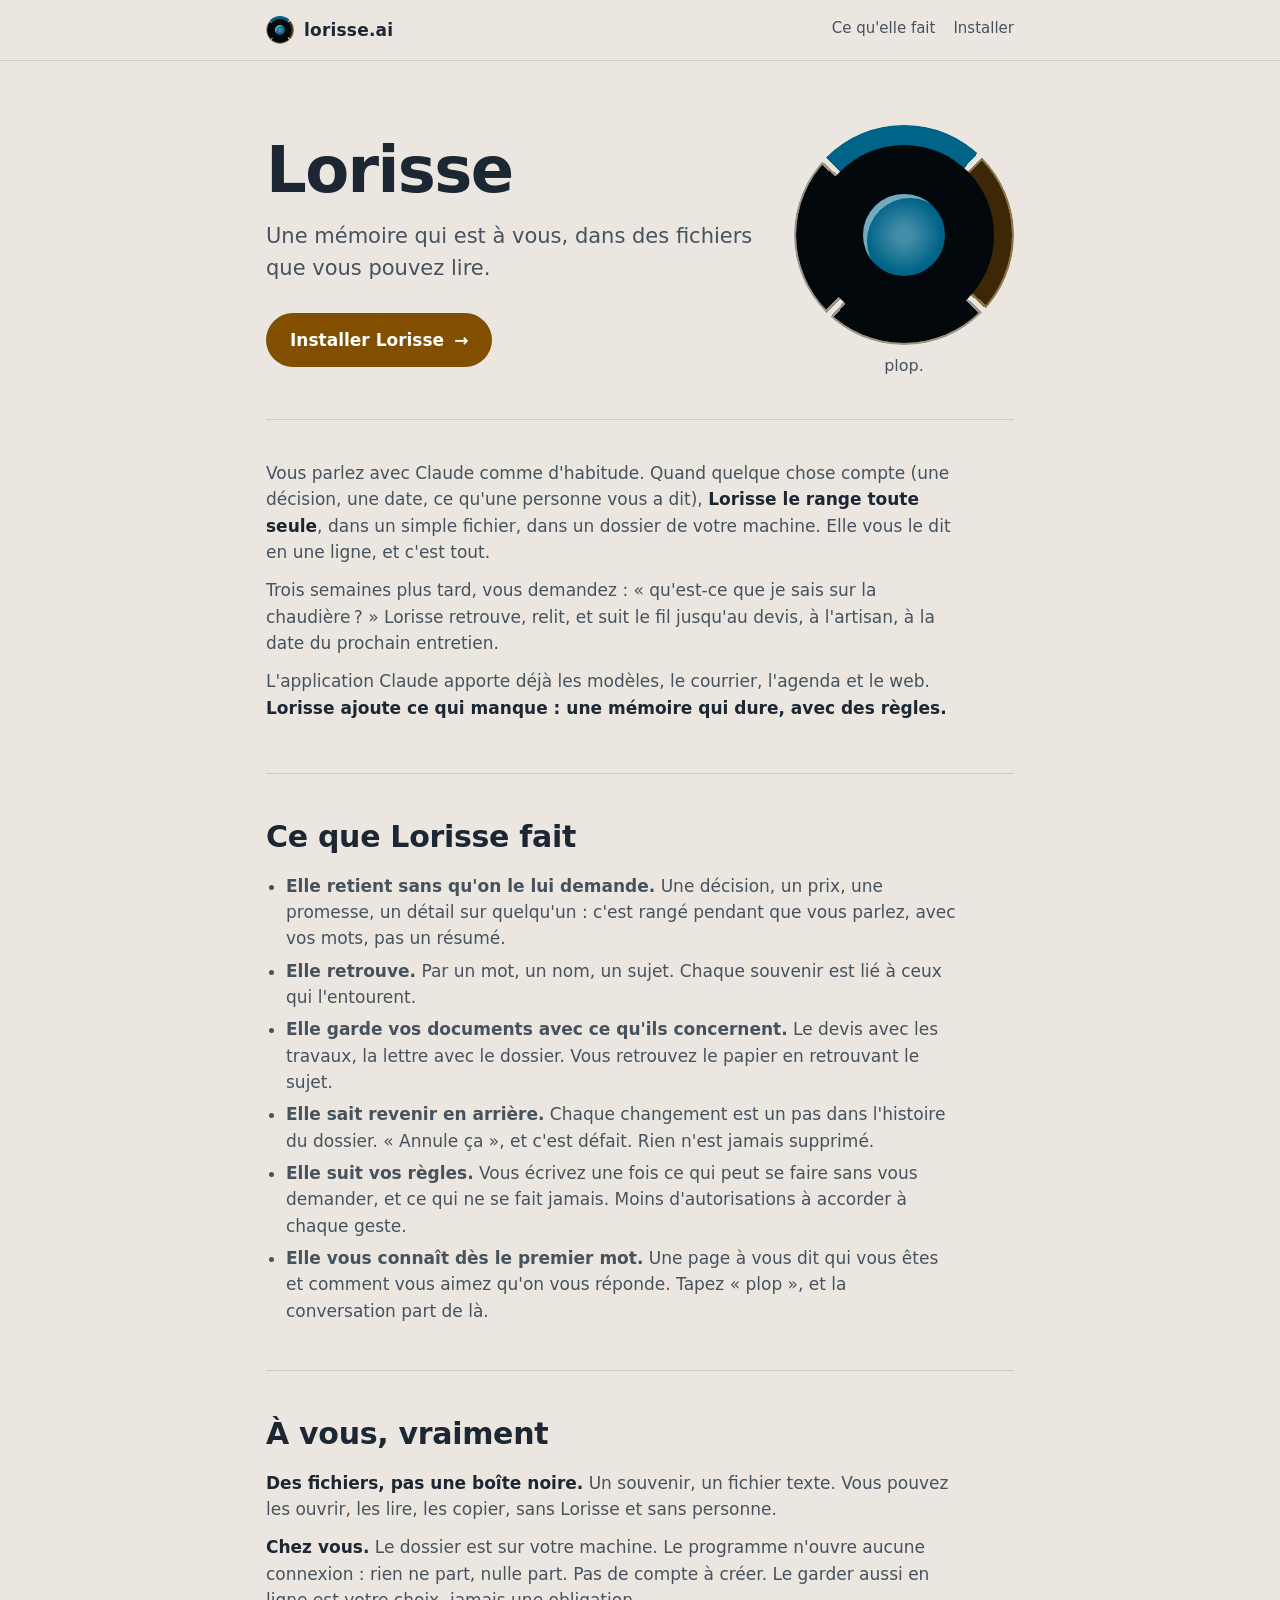
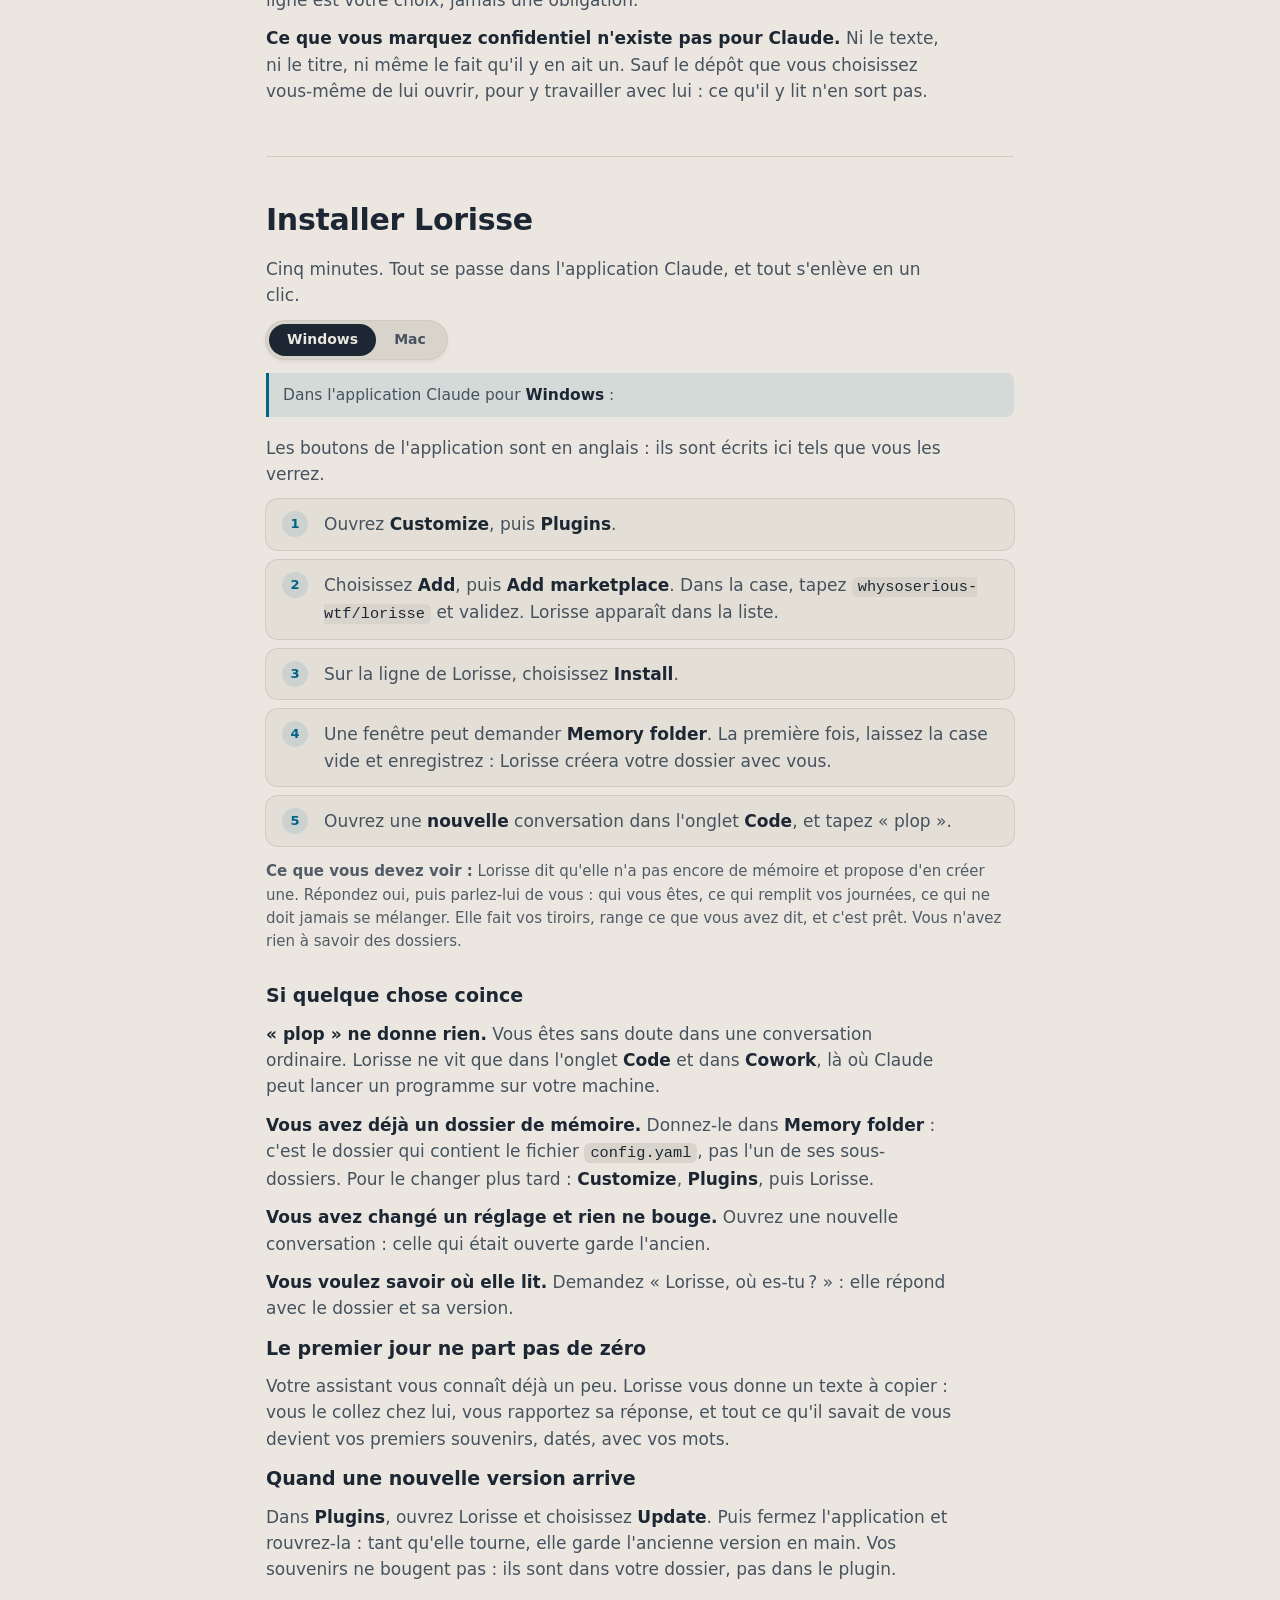
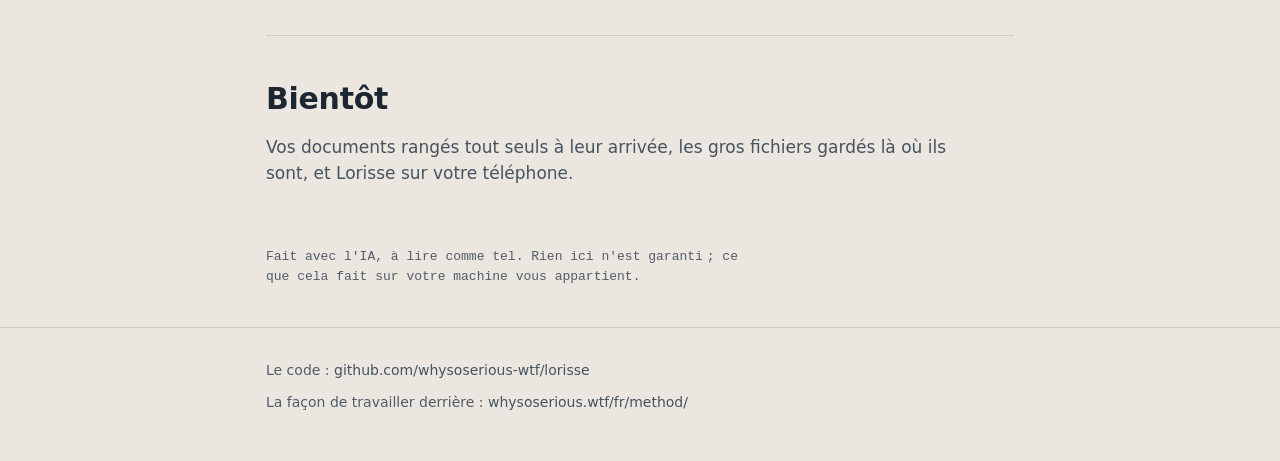
<file: index.html>
<!doctype html>
<html lang="fr">
<head>
<meta charset="utf-8">
<meta name="viewport" content="width=device-width, initial-scale=1">
<title>Lorisse</title>
<meta name="description" content="Lorisse est un plugin pour l'application Claude : une mémoire qui est à vous, dans des fichiers que vous pouvez lire.">
<meta name="theme-color" content="#07111a" media="(prefers-color-scheme: dark)">
<meta name="theme-color" content="#ebe7e0" media="(prefers-color-scheme: light)">
<link rel="stylesheet" href="style.css">
<style>
  /* the hero with the eye on the right */
  .hero-row { display: grid; grid-template-columns: minmax(0, 1fr) auto; gap: 32px; align-items: center; }
  .cb-eye.big { width: 220px; height: 220px; }
  .big .cb-eye-off-in { inset: 2px; }
  .big .cb-eye-pupil { box-shadow: inset 6px 6px 0 -2px var(--cb-eye-rim); }
  @media (max-width: 820px) { .cb-eye.big { width: 150px; height: 150px; } }
  @media (max-width: 640px) { .hero-row { gap: 16px; } .cb-eye.big { width: 92px; height: 92px; } .big .cb-eye-pupil { box-shadow: inset 3px 3px 0 -1px var(--cb-eye-rim); } }
  /* the eye is alive: it follows the pointer, says a word underneath, and answers a click */
  .stage { display: grid; justify-items: center; gap: 10px; width: 220px; cursor: pointer; user-select: none; -webkit-tap-highlight-color: transparent; }
  .stage .cb-eye:focus-visible { outline: 2px solid var(--cb-blue); outline-offset: 8px; }
  .say { margin: 0; min-height: 1.5em; max-width: 220px; text-align: center; font-size: 16px; line-height: 1.35; color: var(--cb-ink-2); }
  .say i { display: inline-block; width: 2px; height: 1em; margin-left: 2px; vertical-align: -2px; background: var(--cb-ink-3); }
  /* a wink closes the pupil only: the dark disc around it stays round */
  .big .cb-eye-pupil { transition: translate .12s ease-out, scale .14s ease-in-out; }
  .big.is-wink .cb-eye-pupil { scale: 1 .08; }
  .big .cb-eye-q { transition: opacity .25s ease, background-color .25s ease; }
  .cb-eye-q--3 { -webkit-mask: conic-gradient(from -45deg, transparent 0 180deg, #000 0 267deg, transparent 0); mask: conic-gradient(from -45deg, transparent 0 180deg, #000 0 267deg, transparent 0); }
  .cb-eye-q--4 { -webkit-mask: conic-gradient(from -45deg, transparent 0 270deg, #000 0 357deg, transparent 0); mask: conic-gradient(from -45deg, transparent 0 270deg, #000 0 357deg, transparent 0); }
  @keyframes eye-work { 0%, 100% { opacity: 1; } 50% { opacity: .35; } }
  @media (max-width: 820px) { .stage { width: 150px; } .say { max-width: 150px; font-size: 14px; } }
  @media (max-width: 640px) { .stage { width: 96px; } .say { max-width: 96px; font-size: 12.5px; } }
  @media (prefers-reduced-motion: reduce) { .big .cb-eye-pupil, .big .cb-eye-q { transition: none; } }
</style>
</head>
<body>
<header>
  <div class="wrap nav">
    <a class="brand" href="./"><span class="cb-eye" aria-hidden="true"><span class="cb-eye-off"></span><span class="cb-eye-off-in"></span><span class="cb-eye-q cb-eye-q--1"></span><span class="cb-eye-q cb-eye-q--2"></span><span class="cb-eye-core"><span class="cb-eye-pupil"><span class="cb-eye-inner"></span></span></span></span> lorisse.ai</a>
    <nav aria-label="Sur cette page">
      <a href="#ce-qu-elle-fait">Ce qu'elle fait</a>
      <a href="#installer">Installer</a>
    </nav>
  </div>
</header>

<main class="wrap">
  <div class="hero hero-row">
    <div>
      <h1>Lorisse</h1>
      <p class="lede">Une mémoire qui est à vous, dans des fichiers que vous pouvez lire.</p>
      <a class="cta" href="#installer">Installer Lorisse <span aria-hidden="true">→</span></a>
    </div>
    <div class="stage" id="stage">
      <span class="cb-eye big" id="eye" role="button" tabindex="0" aria-label="L'œil de Lorisse"><span class="cb-eye-off"></span><span class="cb-eye-off-in"></span><span class="cb-eye-q cb-eye-q--1"></span><span class="cb-eye-q cb-eye-q--2"></span><span class="cb-eye-q cb-eye-q--3"></span><span class="cb-eye-q cb-eye-q--4"></span><span class="cb-eye-core"><span class="cb-eye-pupil"><span class="cb-eye-inner"></span></span></span></span>
      <p class="say" id="say" aria-live="polite"></p>
    </div>
  </div>

  <section>
    <p class="body">Vous parlez avec Claude comme d'habitude. Quand quelque chose compte (une décision, une date, ce qu'une personne vous a dit), <b>Lorisse le range toute seule</b>, dans un simple fichier, dans un dossier de votre machine. Elle vous le dit en une ligne, et c'est tout.</p>
    <p class="body">Trois semaines plus tard, vous demandez&nbsp;: «&nbsp;qu'est-ce que je sais sur la chaudière&#8239;?&nbsp;» Lorisse retrouve, relit, et suit le fil jusqu'au devis, à l'artisan, à la date du prochain entretien.</p>
    <p class="body">L'application Claude apporte déjà les modèles, le courrier, l'agenda et le web. <b>Lorisse ajoute ce qui manque&nbsp;: une mémoire qui dure, avec des règles.</b></p>
  </section>

  <section id="ce-qu-elle-fait">
    <h2>Ce que Lorisse fait</h2>
    <ul class="checks">
      <li><b>Elle retient sans qu'on le lui demande.</b> Une décision, un prix, une promesse, un détail sur quelqu'un&nbsp;: c'est rangé pendant que vous parlez, avec vos mots, pas un résumé.</li>
      <li><b>Elle retrouve.</b> Par un mot, un nom, un sujet. Chaque souvenir est lié à ceux qui l'entourent.</li>
      <li><b>Elle garde vos documents avec ce qu'ils concernent.</b> Le devis avec les travaux, la lettre avec le dossier. Vous retrouvez le papier en retrouvant le sujet.</li>
      <li><b>Elle sait revenir en arrière.</b> Chaque changement est un pas dans l'histoire du dossier. «&nbsp;Annule ça&nbsp;», et c'est défait. Rien n'est jamais supprimé.</li>
      <li><b>Elle suit vos règles.</b> Vous écrivez une fois ce qui peut se faire sans vous demander, et ce qui ne se fait jamais. Moins d'autorisations à accorder à chaque geste.</li>
      <li><b>Elle vous connaît dès le premier mot.</b> Une page à vous dit qui vous êtes et comment vous aimez qu'on vous réponde. Tapez «&nbsp;plop&nbsp;», et la conversation part de là.</li>
    </ul>
  </section>

  <section>
    <h2>À vous, vraiment</h2>
    <p class="body"><b>Des fichiers, pas une boîte noire.</b> Un souvenir, un fichier texte. Vous pouvez les ouvrir, les lire, les copier, sans Lorisse et sans personne.</p>
    <p class="body"><b>Chez vous.</b> Le dossier est sur votre machine. Le programme n'ouvre aucune connexion&nbsp;: rien ne part, nulle part. Pas de compte à créer. Le garder aussi en ligne est votre choix, jamais une obligation.</p>
    <p class="body"><b>Ce que vous marquez confidentiel n'existe pas pour Claude.</b> Ni le texte, ni le titre, ni même le fait qu'il y en ait un. Sauf le dépôt que vous choisissez vous-même de lui ouvrir, pour y travailler avec lui&nbsp;: ce qu'il y lit n'en sort pas.</p>
  </section>

  <section id="installer">
    <h2>Installer Lorisse</h2>
    <p class="body">Cinq minutes. Tout se passe dans l'application Claude, et tout s'enlève en un clic.</p>
    <div class="os">
      <input type="radio" name="os" id="os-win" checked>
      <input type="radio" name="os" id="os-mac">
      <div class="seg" role="group" aria-label="Votre machine"><label for="os-win">Windows</label><label for="os-mac">Mac</label></div>
      <div class="pane pane-win note"><p>Dans l'application Claude pour <b>Windows</b>&nbsp;:</p></div>
      <div class="pane pane-mac note"><p>Dans l'application Claude pour <b>Mac</b>&nbsp;:</p></div>
    </div>
    <p class="body">Les boutons de l'application sont en anglais&nbsp;: ils sont écrits ici tels que vous les verrez.</p>
    <ol class="steps">
      <li><span>Ouvrez <b>Customize</b>, puis <b>Plugins</b>.</span></li>
      <li><span>Choisissez <b>Add</b>, puis <b>Add marketplace</b>. Dans la case, tapez <code>whysoserious-wtf/lorisse</code> et validez. Lorisse apparaît dans la liste.</span></li>
      <li><span>Sur la ligne de Lorisse, choisissez <b>Install</b>.</span></li>
      <li><span>Une fenêtre peut demander <b>Memory folder</b>. La première fois, laissez la case vide et enregistrez&nbsp;: Lorisse créera votre dossier avec vous.</span></li>
      <li><span>Ouvrez une <b>nouvelle</b> conversation dans l'onglet <b>Code</b>, et tapez «&nbsp;plop&nbsp;».</span></li>
    </ol>
    <p class="where"><b>Ce que vous devez voir&nbsp;:</b> Lorisse dit qu'elle n'a pas encore de mémoire et propose d'en créer une. Répondez oui, puis parlez-lui de vous&nbsp;: qui vous êtes, ce qui remplit vos journées, ce qui ne doit jamais se mélanger. Elle fait vos tiroirs, range ce que vous avez dit, et c'est prêt. Vous n'avez rien à savoir des dossiers.</p>

    <h3>Si quelque chose coince</h3>
    <p class="body"><b>«&nbsp;plop&nbsp;» ne donne rien.</b> Vous êtes sans doute dans une conversation ordinaire. Lorisse ne vit que dans l'onglet <b>Code</b> et dans <b>Cowork</b>, là où Claude peut lancer un programme sur votre machine.</p>
    <p class="body"><b>Vous avez déjà un dossier de mémoire.</b> Donnez-le dans <b>Memory folder</b>&nbsp;: c'est le dossier qui contient le fichier <code>config.yaml</code>, pas l'un de ses sous-dossiers. Pour le changer plus tard&nbsp;: <b>Customize</b>, <b>Plugins</b>, puis Lorisse.</p>
    <p class="body"><b>Vous avez changé un réglage et rien ne bouge.</b> Ouvrez une nouvelle conversation&nbsp;: celle qui était ouverte garde l'ancien.</p>
    <p class="body"><b>Vous voulez savoir où elle lit.</b> Demandez «&nbsp;Lorisse, où es-tu&#8239;?&nbsp;»&nbsp;: elle répond avec le dossier et sa version.</p>

    <h3>Le premier jour ne part pas de zéro</h3>
    <p class="body">Votre assistant vous connaît déjà un peu. Lorisse vous donne un texte à copier&nbsp;: vous le collez chez lui, vous rapportez sa réponse, et tout ce qu'il savait de vous devient vos premiers souvenirs, datés, avec vos mots.</p>

    <h3>Quand une nouvelle version arrive</h3>
    <p class="body">Dans <b>Plugins</b>, ouvrez Lorisse et choisissez <b>Update</b>. Puis fermez l'application et rouvrez-la&nbsp;: tant qu'elle tourne, elle garde l'ancienne version en main. Vos souvenirs ne bougent pas&nbsp;: ils sont dans votre dossier, pas dans le plugin.</p>
  </section>

  <section>
    <h2>Bientôt</h2>
    <p class="body">Vos documents rangés tout seuls à leur arrivée, les gros fichiers gardés là où ils sont, et Lorisse sur votre téléphone.</p>
  </section>

  <p class="made">Fait avec l'IA, à lire comme tel. Rien ici n'est garanti&#8239;; ce que cela fait sur votre machine vous appartient.</p>
</main>

<footer>
  <div class="wrap row">
    <span>Le code&nbsp;: <a href="https://github.com/whysoserious-wtf/lorisse">github.com/whysoserious-wtf/lorisse</a></span>
    <span>La façon de travailler derrière&nbsp;: <a href="https://whysoserious.wtf/fr/method/">whysoserious.wtf/fr/method/</a></span>
  </div>
</footer>
<script>
(function () {
  "use strict";
  var eye = document.getElementById("eye"), stage = document.getElementById("stage"), say = document.getElementById("say");
  if (!eye || !stage || !say) return;
  var pupil = eye.querySelector(".cb-eye-pupil");
  var quarters = Array.prototype.slice.call(eye.querySelectorAll(".cb-eye-q"));
  var reduce = !!(window.matchMedia && window.matchMedia("(prefers-reduced-motion: reduce)").matches);
  var BLUE = "var(--cb-blue)", ORANGE = "var(--cb-orange)", PINK = "var(--cb-pink)", GREEN = "var(--cb-green)";

  // What the eye does by itself: one small story, again and again.
  var STORY = [
    { at: 0, step: 0, say: "plop." },
    { at: 3200, step: 1, say: "j'écoute…" },
    { at: 4600, step: 2, say: "je cherche…" },
    { at: 6000, step: 3, say: "je range…" },
    { at: 7400, step: 4, say: "je relie…" },
    { at: 8800, step: 5, say: "rangé." },
    { at: 12500, step: 0, say: "" }
  ];
  // What it answers to a click, one after the other.
  var CLICKS = [
    { color: BLUE, say: "oui ?" },
    { color: GREEN, say: "je m'en souviens." },
    { color: ORANGE, say: "c'est à vous, pas à moi." },
    { color: PINK, say: "chut. c'est confidentiel." },
    { color: GREEN, say: "annulé. rien n'est perdu." },
    { color: BLUE, say: "plop !" }
  ];
  var LOOP_MS = 17000, CLICK_MS = 6000, TYPE_MS = 28, WINK_MS = 320;
  var timers = [], typing = null, back = null, winking = null, clicks = 0;

  // One quarter: a colour and how bright; "" turns it off; "work" makes it pulse.
  function quarter(i, color, opacity, work) {
    var q = quarters[i];
    if (!q) return;
    q.style.animation = work ? "eye-work 1s ease-in-out infinite" : "none";
    q.style.background = color || "transparent";
    q.style.opacity = color ? String(opacity) : "0";
  }
  function rest() {
    quarters.forEach(function (q) { q.style.animation = ""; q.style.background = ""; q.style.opacity = ""; });
    quarter(2, "", 0); quarter(3, "", 0);
  }
  function step(n) {
    if (n === 0) { rest(); return; }
    for (var i = 0; i < 4; i++) {
      if (n === 5 || i < n - 1) quarter(i, BLUE, 1);
      else if (i === n - 1) quarter(i, ORANGE, 1, !reduce);
      else quarter(i, "", 0);
    }
  }
  function all(color) { for (var i = 0; i < 4; i++) quarter(i, color, 1); }

  function speak(text) {
    clearInterval(typing);
    if (!text || reduce) { say.textContent = text || ""; return; }
    var i = 0;
    say.textContent = "";
    typing = setInterval(function () {
      i++;
      say.textContent = text.slice(0, i);
      if (i < text.length) say.appendChild(document.createElement("i"));
      else clearInterval(typing);
    }, TYPE_MS);
  }
  function wink() {
    clearTimeout(winking);
    eye.classList.add("is-wink");
    winking = setTimeout(function () { eye.classList.remove("is-wink"); }, WINK_MS);
  }
  function story() {
    timers.forEach(clearTimeout);
    timers = STORY.map(function (p) {
      return setTimeout(function () { step(p.step); speak(p.say); }, p.at);
    });
    timers.push(setTimeout(story, LOOP_MS));
  }
  function click() {
    var c = CLICKS[clicks % CLICKS.length];
    clicks++;
    timers.forEach(clearTimeout);
    clearTimeout(back);
    wink();
    all(c.color);
    speak(c.say);
    back = setTimeout(story, CLICK_MS);
  }
  function aim(e) {
    var r = eye.getBoundingClientRect(), s = r.width || 1;
    var dx = e.clientX - (r.left + s / 2), dy = e.clientY - (r.top + s / 2), d = Math.hypot(dx, dy) || 1;
    var reach = s * 0.1 * Math.min(1, d / 480);
    pupil.style.setProperty("translate", (dx / d * reach).toFixed(1) + "px " + (dy / d * reach).toFixed(1) + "px");
  }

  stage.addEventListener("click", click);
  eye.addEventListener("keydown", function (e) {
    if (e.key === "Enter" || e.key === " ") { e.preventDefault(); click(); }
  });
  eye.addEventListener("mouseenter", function () { if (!reduce) wink(); });
  window.addEventListener("pointermove", aim);

  if (reduce) { rest(); say.textContent = "plop."; } else { story(); }
})();
</script>
</body>
</html>
</file>
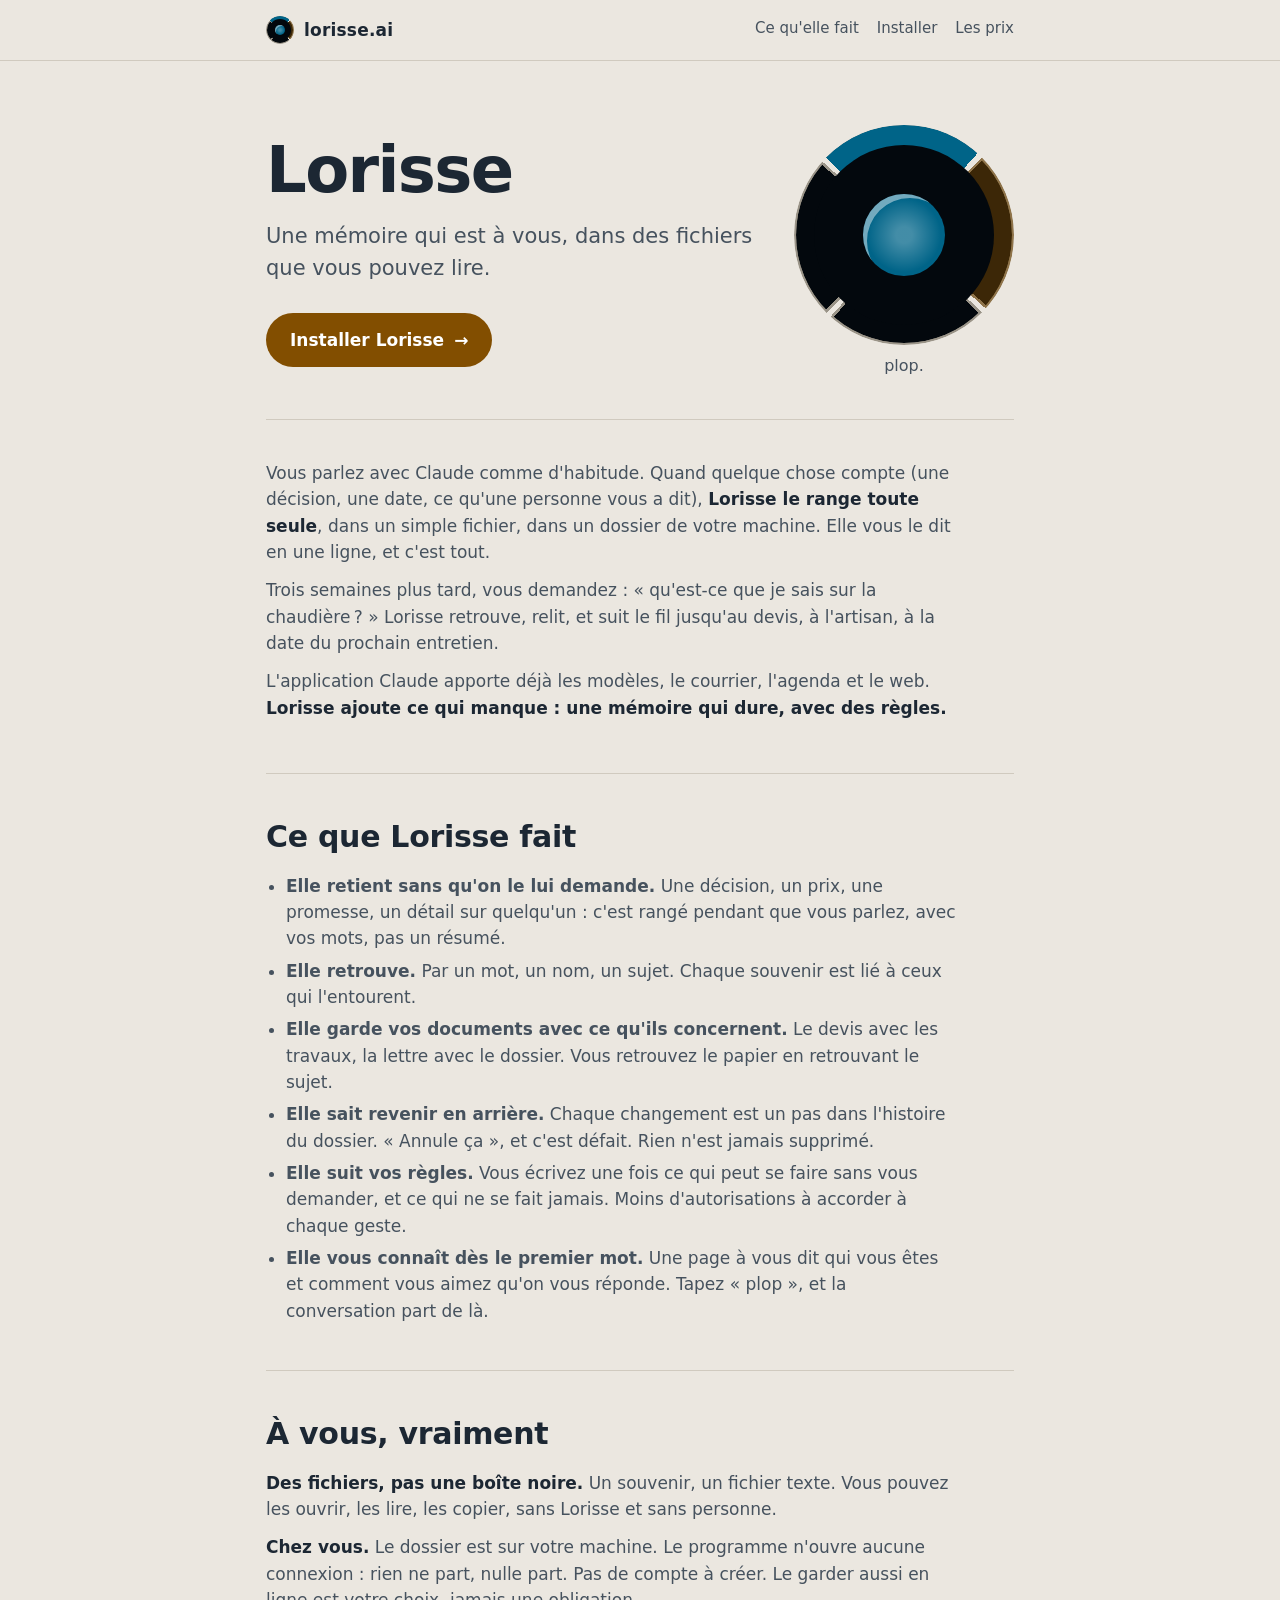
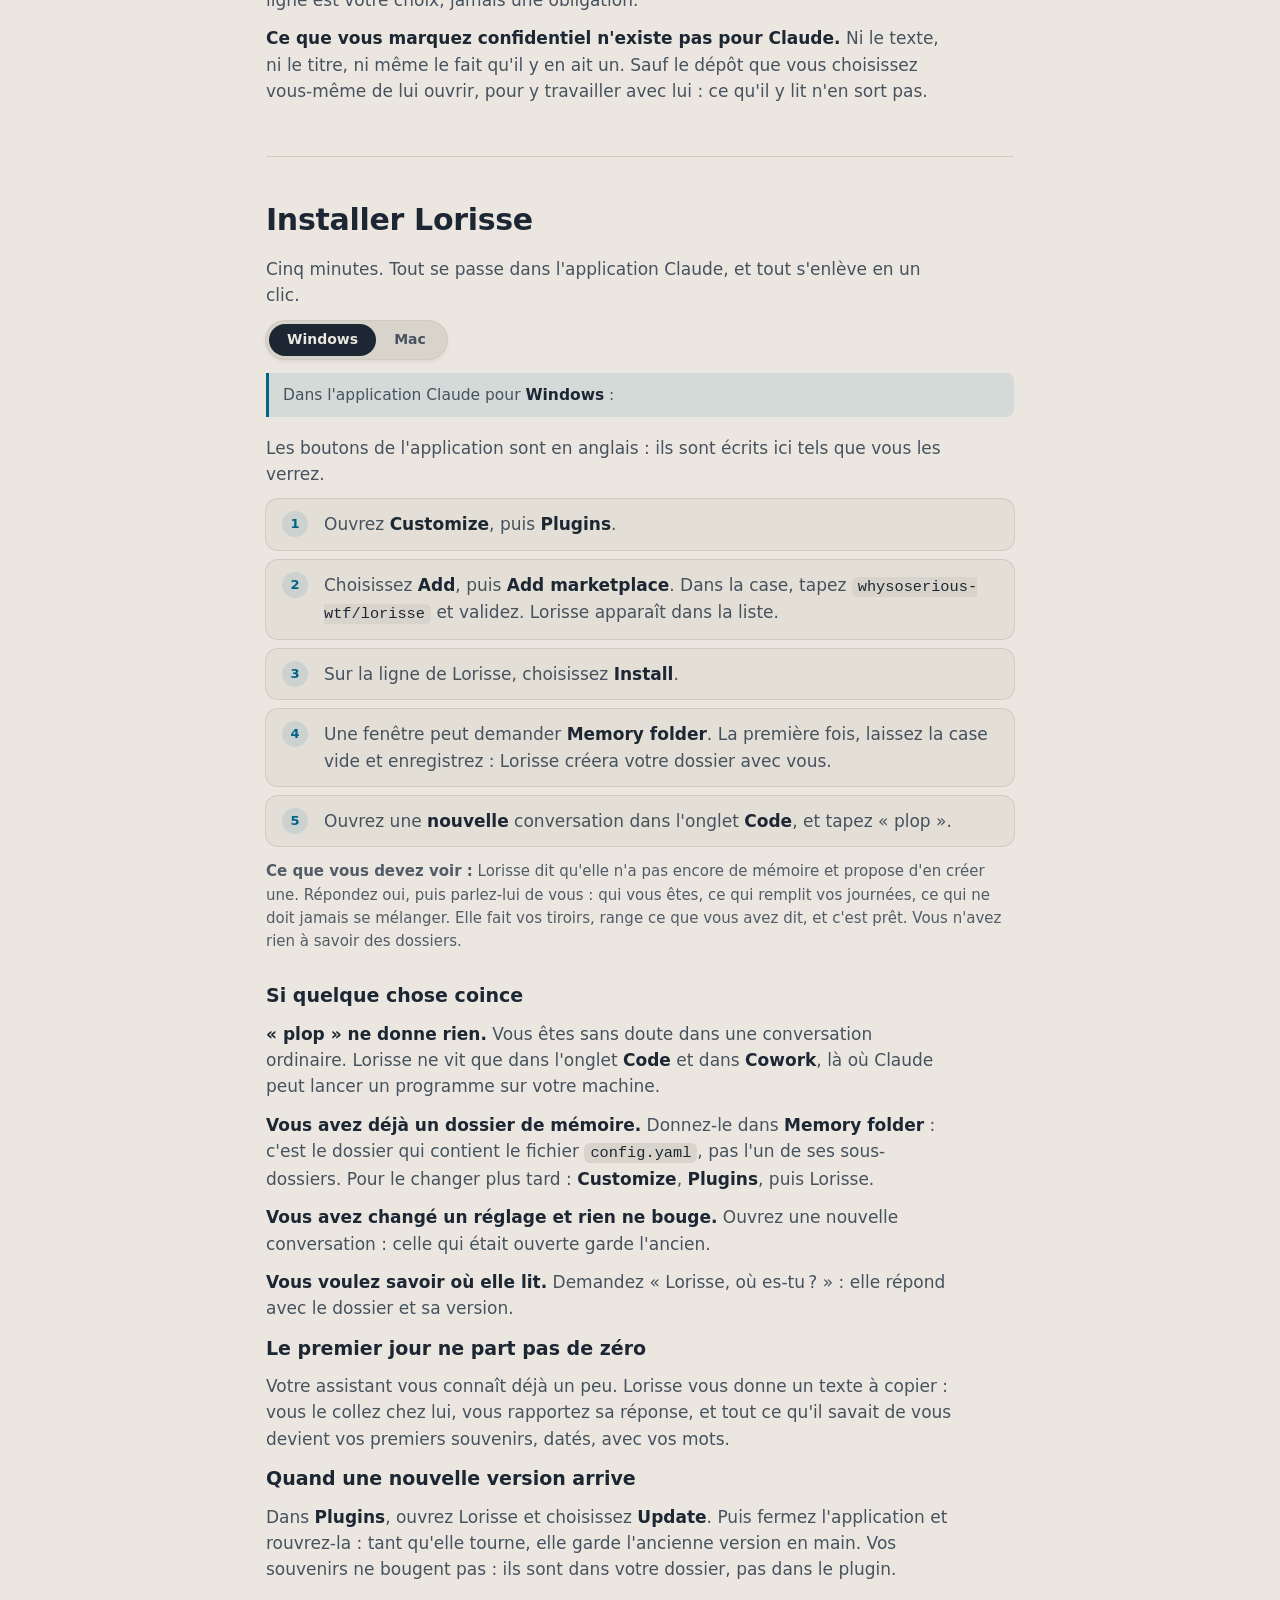
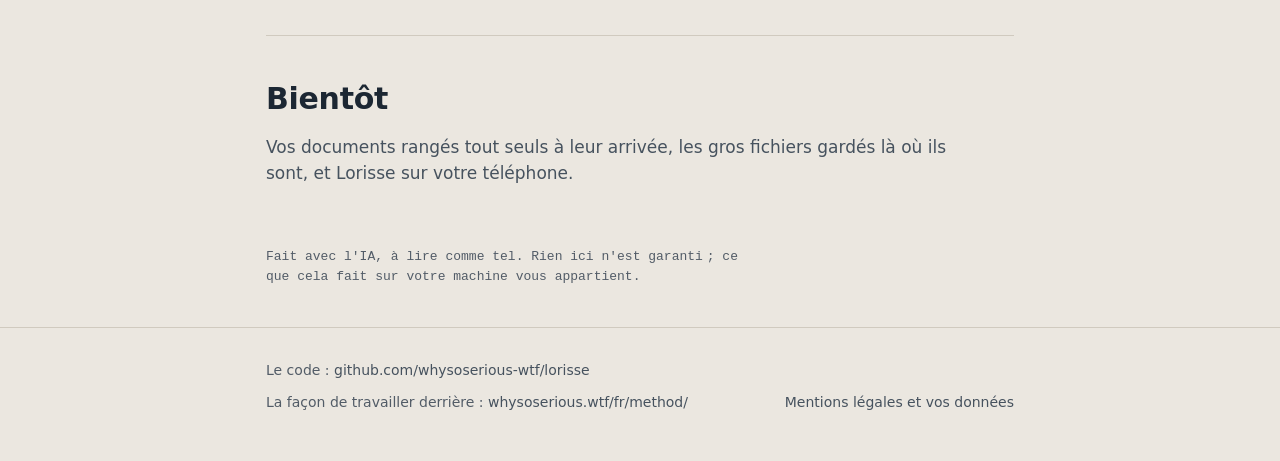
<file: dev/index.html>
<!doctype html>
<html lang="fr">
<head>
<meta charset="utf-8">
<meta name="viewport" content="width=device-width, initial-scale=1">
<meta name="robots" content="noindex">
<title>Lorisse</title>
<meta name="description" content="Lorisse est un plugin pour l'application Claude : une mémoire qui est à vous, dans des fichiers que vous pouvez lire.">
<meta name="theme-color" content="#07111a" media="(prefers-color-scheme: dark)">
<meta name="theme-color" content="#ebe7e0" media="(prefers-color-scheme: light)">
<link rel="stylesheet" href="../style.css">
<style>
  /* the hero with the eye on the right */
  .hero-row { display: grid; grid-template-columns: minmax(0, 1fr) auto; gap: 32px; align-items: center; }
  .cb-eye.big { width: 220px; height: 220px; }
  .big .cb-eye-off-in { inset: 2px; }
  .big .cb-eye-pupil { box-shadow: inset 6px 6px 0 -2px var(--cb-eye-rim); }
  @media (max-width: 820px) { .cb-eye.big { width: 150px; height: 150px; } }
  @media (max-width: 640px) { .hero-row { gap: 16px; } .cb-eye.big { width: 92px; height: 92px; } .big .cb-eye-pupil { box-shadow: inset 3px 3px 0 -1px var(--cb-eye-rim); } }
  /* the eye is alive: it follows the pointer, says a word underneath, and answers a click */
  .stage { display: grid; justify-items: center; gap: 10px; width: 220px; cursor: pointer; user-select: none; -webkit-tap-highlight-color: transparent; }
  .stage .cb-eye:focus-visible { outline: 2px solid var(--cb-blue); outline-offset: 8px; }
  .say { margin: 0; min-height: 1.5em; max-width: 220px; text-align: center; font-size: 16px; line-height: 1.35; color: var(--cb-ink-2); }
  .say i { display: inline-block; width: 2px; height: 1em; margin-left: 2px; vertical-align: -2px; background: var(--cb-ink-3); }
  /* a wink closes the pupil only: the dark disc around it stays round */
  .big .cb-eye-pupil { transition: translate .12s ease-out, scale .14s ease-in-out; }
  .big.is-wink .cb-eye-pupil { scale: 1 .08; }
  .big .cb-eye-q { transition: opacity .25s ease, background-color .25s ease; }
  .cb-eye-q--3 { -webkit-mask: conic-gradient(from -45deg, transparent 0 180deg, #000 0 267deg, transparent 0); mask: conic-gradient(from -45deg, transparent 0 180deg, #000 0 267deg, transparent 0); }
  .cb-eye-q--4 { -webkit-mask: conic-gradient(from -45deg, transparent 0 270deg, #000 0 357deg, transparent 0); mask: conic-gradient(from -45deg, transparent 0 270deg, #000 0 357deg, transparent 0); }
  @keyframes eye-work { 0%, 100% { opacity: 1; } 50% { opacity: .35; } }
  @media (max-width: 820px) { .stage { width: 150px; } .say { max-width: 150px; font-size: 14px; } }
  @media (max-width: 640px) { .stage { width: 96px; } .say { max-width: 96px; font-size: 12.5px; } }
  @media (prefers-reduced-motion: reduce) { .big .cb-eye-pupil, .big .cb-eye-q { transition: none; } }
</style>
</head>
<body>
<header>
  <div class="wrap nav">
    <a class="brand" href="./"><span class="cb-eye" aria-hidden="true"><span class="cb-eye-off"></span><span class="cb-eye-off-in"></span><span class="cb-eye-q cb-eye-q--1"></span><span class="cb-eye-q cb-eye-q--2"></span><span class="cb-eye-core"><span class="cb-eye-pupil"><span class="cb-eye-inner"></span></span></span></span> lorisse.ai</a>
    <nav aria-label="Sur cette page">
      <a href="#ce-qu-elle-fait">Ce qu'elle fait</a>
      <a href="#installer">Installer</a>
      <a href="prix/">Les prix</a>
    </nav>
  </div>
</header>

<main class="wrap">
  <div class="hero hero-row">
    <div>
      <h1>Lorisse</h1>
      <p class="lede">Une mémoire qui est à vous, dans des fichiers que vous pouvez lire.</p>
      <a class="cta" href="#installer">Installer Lorisse <span aria-hidden="true">→</span></a>
    </div>
    <div class="stage" id="stage">
      <span class="cb-eye big" id="eye" role="button" tabindex="0" aria-label="L'œil de Lorisse"><span class="cb-eye-off"></span><span class="cb-eye-off-in"></span><span class="cb-eye-q cb-eye-q--1"></span><span class="cb-eye-q cb-eye-q--2"></span><span class="cb-eye-q cb-eye-q--3"></span><span class="cb-eye-q cb-eye-q--4"></span><span class="cb-eye-core"><span class="cb-eye-pupil"><span class="cb-eye-inner"></span></span></span></span>
      <p class="say" id="say" aria-live="polite"></p>
    </div>
  </div>

  <section>
    <p class="body">Vous parlez avec Claude comme d'habitude. Quand quelque chose compte (une décision, une date, ce qu'une personne vous a dit), <b>Lorisse le range toute seule</b>, dans un simple fichier, dans un dossier de votre machine. Elle vous le dit en une ligne, et c'est tout.</p>
    <p class="body">Trois semaines plus tard, vous demandez&nbsp;: «&nbsp;qu'est-ce que je sais sur la chaudière&#8239;?&nbsp;» Lorisse retrouve, relit, et suit le fil jusqu'au devis, à l'artisan, à la date du prochain entretien.</p>
    <p class="body">L'application Claude apporte déjà les modèles, le courrier, l'agenda et le web. <b>Lorisse ajoute ce qui manque&nbsp;: une mémoire qui dure, avec des règles.</b></p>
  </section>

  <section id="ce-qu-elle-fait">
    <h2>Ce que Lorisse fait</h2>
    <ul class="checks">
      <li><b>Elle retient sans qu'on le lui demande.</b> Une décision, un prix, une promesse, un détail sur quelqu'un&nbsp;: c'est rangé pendant que vous parlez, avec vos mots, pas un résumé.</li>
      <li><b>Elle retrouve.</b> Par un mot, un nom, un sujet. Chaque souvenir est lié à ceux qui l'entourent.</li>
      <li><b>Elle garde vos documents avec ce qu'ils concernent.</b> Le devis avec les travaux, la lettre avec le dossier. Vous retrouvez le papier en retrouvant le sujet.</li>
      <li><b>Elle sait revenir en arrière.</b> Chaque changement est un pas dans l'histoire du dossier. «&nbsp;Annule ça&nbsp;», et c'est défait. Rien n'est jamais supprimé.</li>
      <li><b>Elle suit vos règles.</b> Vous écrivez une fois ce qui peut se faire sans vous demander, et ce qui ne se fait jamais. Moins d'autorisations à accorder à chaque geste.</li>
      <li><b>Elle vous connaît dès le premier mot.</b> Une page à vous dit qui vous êtes et comment vous aimez qu'on vous réponde. Tapez «&nbsp;plop&nbsp;», et la conversation part de là.</li>
    </ul>
  </section>

  <section>
    <h2>À vous, vraiment</h2>
    <p class="body"><b>Des fichiers, pas une boîte noire.</b> Un souvenir, un fichier texte. Vous pouvez les ouvrir, les lire, les copier, sans Lorisse et sans personne.</p>
    <p class="body"><b>Chez vous.</b> Le dossier est sur votre machine. Le programme n'ouvre aucune connexion&nbsp;: rien ne part, nulle part. Pas de compte à créer. Le garder aussi en ligne est votre choix, jamais une obligation.</p>
    <p class="body"><b>Ce que vous marquez confidentiel n'existe pas pour Claude.</b> Ni le texte, ni le titre, ni même le fait qu'il y en ait un. Sauf le dépôt que vous choisissez vous-même de lui ouvrir, pour y travailler avec lui&nbsp;: ce qu'il y lit n'en sort pas.</p>
  </section>

  <section id="installer">
    <h2>Installer Lorisse</h2>
    <p class="body">Cinq minutes. Tout se passe dans l'application Claude, et tout s'enlève en un clic.</p>
    <div class="os">
      <input type="radio" name="os" id="os-win" checked>
      <input type="radio" name="os" id="os-mac">
      <div class="seg" role="group" aria-label="Votre machine"><label for="os-win">Windows</label><label for="os-mac">Mac</label></div>
      <div class="pane pane-win note"><p>Dans l'application Claude pour <b>Windows</b>&nbsp;:</p></div>
      <div class="pane pane-mac note"><p>Dans l'application Claude pour <b>Mac</b>&nbsp;:</p></div>
    </div>
    <p class="body">Les boutons de l'application sont en anglais&nbsp;: ils sont écrits ici tels que vous les verrez.</p>
    <ol class="steps">
      <li><span>Ouvrez <b>Customize</b>, puis <b>Plugins</b>.</span></li>
      <li><span>Choisissez <b>Add</b>, puis <b>Add marketplace</b>. Dans la case, tapez <code>whysoserious-wtf/lorisse</code> et validez. Lorisse apparaît dans la liste.</span></li>
      <li><span>Sur la ligne de Lorisse, choisissez <b>Install</b>.</span></li>
      <li><span>Une fenêtre peut demander <b>Memory folder</b>. La première fois, laissez la case vide et enregistrez&nbsp;: Lorisse créera votre dossier avec vous.</span></li>
      <li><span>Ouvrez une <b>nouvelle</b> conversation dans l'onglet <b>Code</b>, et tapez «&nbsp;plop&nbsp;».</span></li>
    </ol>
    <p class="where"><b>Ce que vous devez voir&nbsp;:</b> Lorisse dit qu'elle n'a pas encore de mémoire et propose d'en créer une. Répondez oui, puis parlez-lui de vous&nbsp;: qui vous êtes, ce qui remplit vos journées, ce qui ne doit jamais se mélanger. Elle fait vos tiroirs, range ce que vous avez dit, et c'est prêt. Vous n'avez rien à savoir des dossiers.</p>

    <h3>Si quelque chose coince</h3>
    <p class="body"><b>«&nbsp;plop&nbsp;» ne donne rien.</b> Vous êtes sans doute dans une conversation ordinaire. Lorisse ne vit que dans l'onglet <b>Code</b> et dans <b>Cowork</b>, là où Claude peut lancer un programme sur votre machine.</p>
    <p class="body"><b>Vous avez déjà un dossier de mémoire.</b> Donnez-le dans <b>Memory folder</b>&nbsp;: c'est le dossier qui contient le fichier <code>config.yaml</code>, pas l'un de ses sous-dossiers. Pour le changer plus tard&nbsp;: <b>Customize</b>, <b>Plugins</b>, puis Lorisse.</p>
    <p class="body"><b>Vous avez changé un réglage et rien ne bouge.</b> Ouvrez une nouvelle conversation&nbsp;: celle qui était ouverte garde l'ancien.</p>
    <p class="body"><b>Vous voulez savoir où elle lit.</b> Demandez «&nbsp;Lorisse, où es-tu&#8239;?&nbsp;»&nbsp;: elle répond avec le dossier et sa version.</p>

    <h3>Le premier jour ne part pas de zéro</h3>
    <p class="body">Votre assistant vous connaît déjà un peu. Lorisse vous donne un texte à copier&nbsp;: vous le collez chez lui, vous rapportez sa réponse, et tout ce qu'il savait de vous devient vos premiers souvenirs, datés, avec vos mots.</p>

    <h3>Quand une nouvelle version arrive</h3>
    <p class="body">Dans <b>Plugins</b>, ouvrez Lorisse et choisissez <b>Update</b>. Puis fermez l'application et rouvrez-la&nbsp;: tant qu'elle tourne, elle garde l'ancienne version en main. Vos souvenirs ne bougent pas&nbsp;: ils sont dans votre dossier, pas dans le plugin.</p>
  </section>

  <section>
    <h2>Bientôt</h2>
    <p class="body">Vos documents rangés tout seuls à leur arrivée, les gros fichiers gardés là où ils sont, et Lorisse sur votre téléphone.</p>
  </section>

  <p class="made">Fait avec l'IA, à lire comme tel. Rien ici n'est garanti&#8239;; ce que cela fait sur votre machine vous appartient.</p>
</main>

<footer>
  <div class="wrap row">
    <span>Le code&nbsp;: <a href="https://github.com/whysoserious-wtf/lorisse">github.com/whysoserious-wtf/lorisse</a></span>
    <span>La façon de travailler derrière&nbsp;: <a href="https://whysoserious.wtf/fr/method/">whysoserious.wtf/fr/method/</a></span>
    <span><a href="legal/">Mentions légales et vos données</a></span>
  </div>
</footer>
<script>
(function () {
  "use strict";
  var eye = document.getElementById("eye"), stage = document.getElementById("stage"), say = document.getElementById("say");
  if (!eye || !stage || !say) return;
  var pupil = eye.querySelector(".cb-eye-pupil");
  var quarters = Array.prototype.slice.call(eye.querySelectorAll(".cb-eye-q"));
  var reduce = !!(window.matchMedia && window.matchMedia("(prefers-reduced-motion: reduce)").matches);
  var BLUE = "var(--cb-blue)", ORANGE = "var(--cb-orange)", PINK = "var(--cb-pink)", GREEN = "var(--cb-green)";

  // What the eye does by itself: one small story, again and again.
  var STORY = [
    { at: 0, step: 0, say: "plop." },
    { at: 3200, step: 1, say: "j'écoute…" },
    { at: 4600, step: 2, say: "je cherche…" },
    { at: 6000, step: 3, say: "je range…" },
    { at: 7400, step: 4, say: "je relie…" },
    { at: 8800, step: 5, say: "rangé." },
    { at: 12500, step: 0, say: "" }
  ];
  // What it answers to a click, one after the other.
  var CLICKS = [
    { color: BLUE, say: "oui ?" },
    { color: GREEN, say: "je m'en souviens." },
    { color: ORANGE, say: "c'est à vous, pas à moi." },
    { color: PINK, say: "chut. c'est confidentiel." },
    { color: GREEN, say: "annulé. rien n'est perdu." },
    { color: BLUE, say: "plop !" }
  ];
  var LOOP_MS = 17000, CLICK_MS = 6000, TYPE_MS = 28, WINK_MS = 320;
  var timers = [], typing = null, back = null, winking = null, clicks = 0;

  // One quarter: a colour and how bright; "" turns it off; "work" makes it pulse.
  function quarter(i, color, opacity, work) {
    var q = quarters[i];
    if (!q) return;
    q.style.animation = work ? "eye-work 1s ease-in-out infinite" : "none";
    q.style.background = color || "transparent";
    q.style.opacity = color ? String(opacity) : "0";
  }
  function rest() {
    quarters.forEach(function (q) { q.style.animation = ""; q.style.background = ""; q.style.opacity = ""; });
    quarter(2, "", 0); quarter(3, "", 0);
  }
  function step(n) {
    if (n === 0) { rest(); return; }
    for (var i = 0; i < 4; i++) {
      if (n === 5 || i < n - 1) quarter(i, BLUE, 1);
      else if (i === n - 1) quarter(i, ORANGE, 1, !reduce);
      else quarter(i, "", 0);
    }
  }
  function all(color) { for (var i = 0; i < 4; i++) quarter(i, color, 1); }

  function speak(text) {
    clearInterval(typing);
    if (!text || reduce) { say.textContent = text || ""; return; }
    var i = 0;
    say.textContent = "";
    typing = setInterval(function () {
      i++;
      say.textContent = text.slice(0, i);
      if (i < text.length) say.appendChild(document.createElement("i"));
      else clearInterval(typing);
    }, TYPE_MS);
  }
  function wink() {
    clearTimeout(winking);
    eye.classList.add("is-wink");
    winking = setTimeout(function () { eye.classList.remove("is-wink"); }, WINK_MS);
  }
  function story() {
    timers.forEach(clearTimeout);
    timers = STORY.map(function (p) {
      return setTimeout(function () { step(p.step); speak(p.say); }, p.at);
    });
    timers.push(setTimeout(story, LOOP_MS));
  }
  function click() {
    var c = CLICKS[clicks % CLICKS.length];
    clicks++;
    timers.forEach(clearTimeout);
    clearTimeout(back);
    wink();
    all(c.color);
    speak(c.say);
    back = setTimeout(story, CLICK_MS);
  }
  function aim(e) {
    var r = eye.getBoundingClientRect(), s = r.width || 1;
    var dx = e.clientX - (r.left + s / 2), dy = e.clientY - (r.top + s / 2), d = Math.hypot(dx, dy) || 1;
    var reach = s * 0.1 * Math.min(1, d / 480);
    pupil.style.setProperty("translate", (dx / d * reach).toFixed(1) + "px " + (dy / d * reach).toFixed(1) + "px");
  }

  stage.addEventListener("click", click);
  eye.addEventListener("keydown", function (e) {
    if (e.key === "Enter" || e.key === " ") { e.preventDefault(); click(); }
  });
  eye.addEventListener("mouseenter", function () { if (!reduce) wink(); });
  window.addEventListener("pointermove", aim);

  if (reduce) { rest(); say.textContent = "plop."; } else { story(); }
})();
</script>
</body>
</html>
</file>
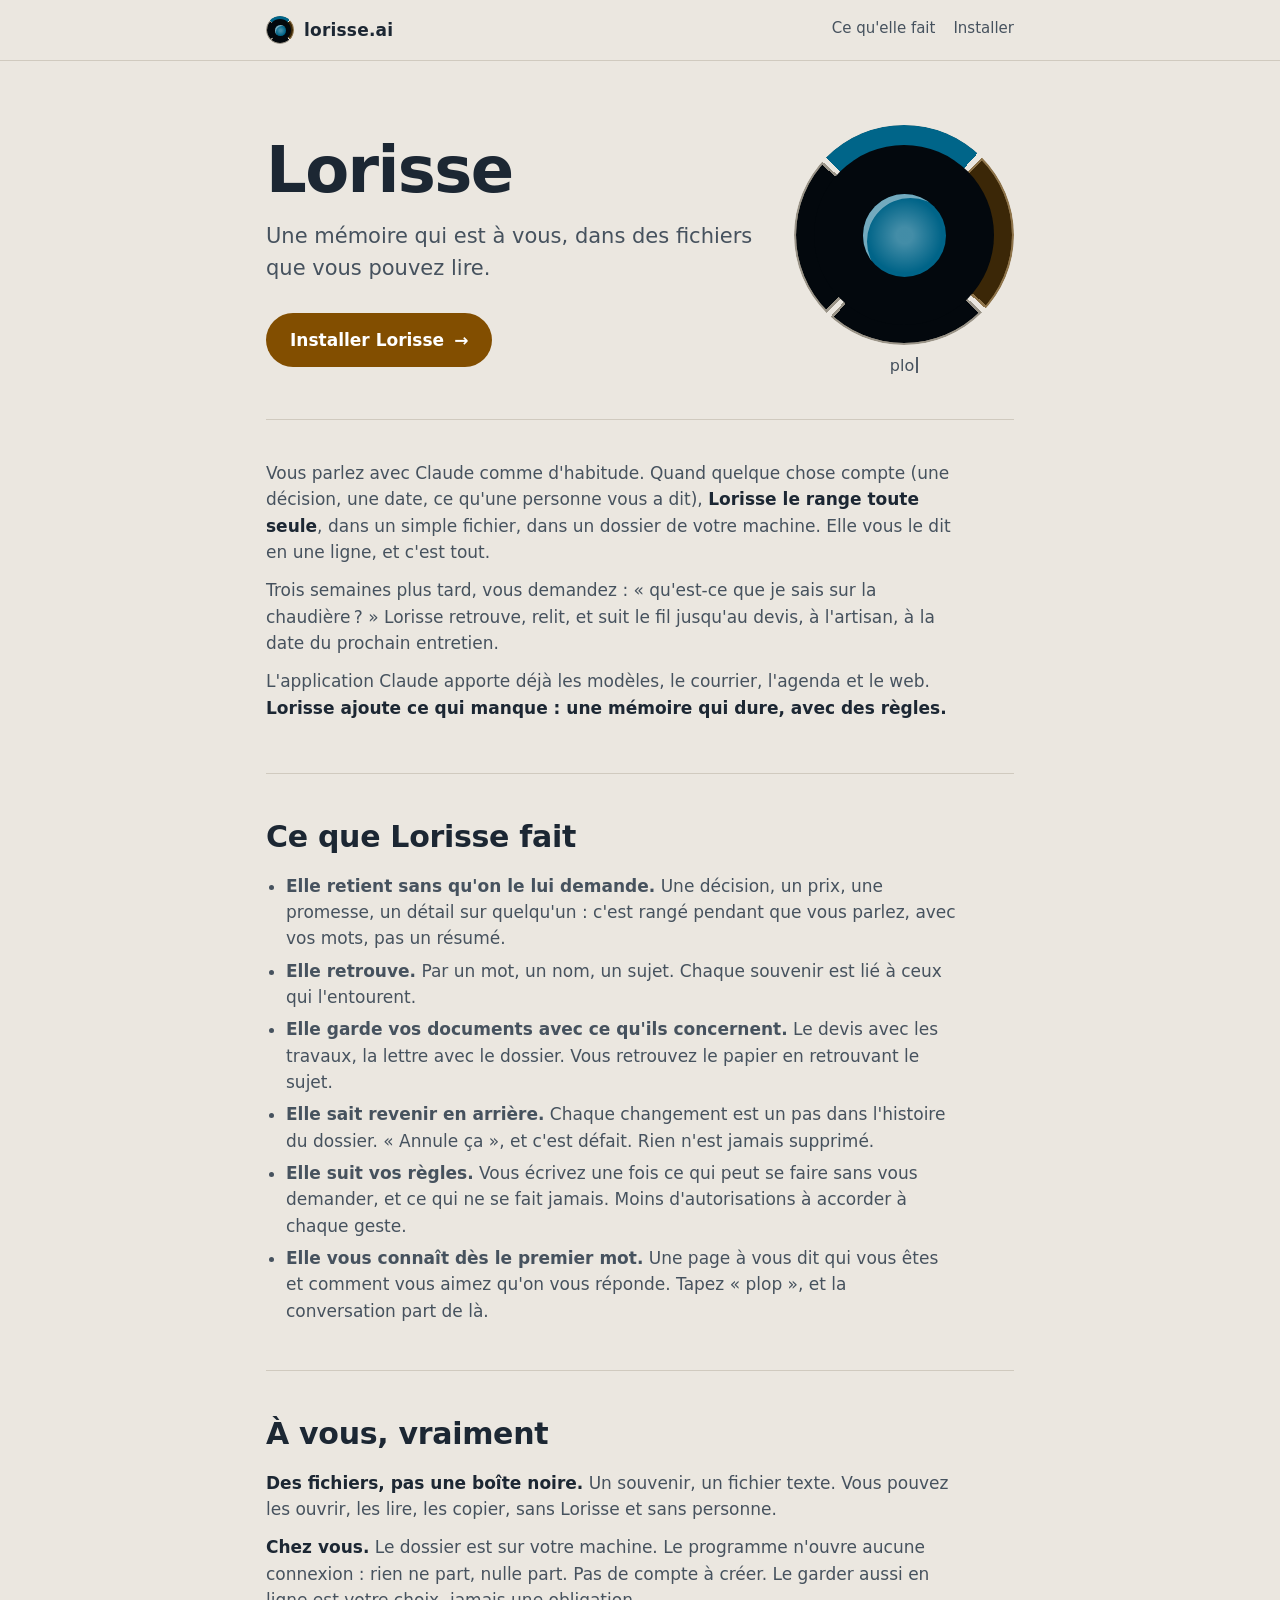
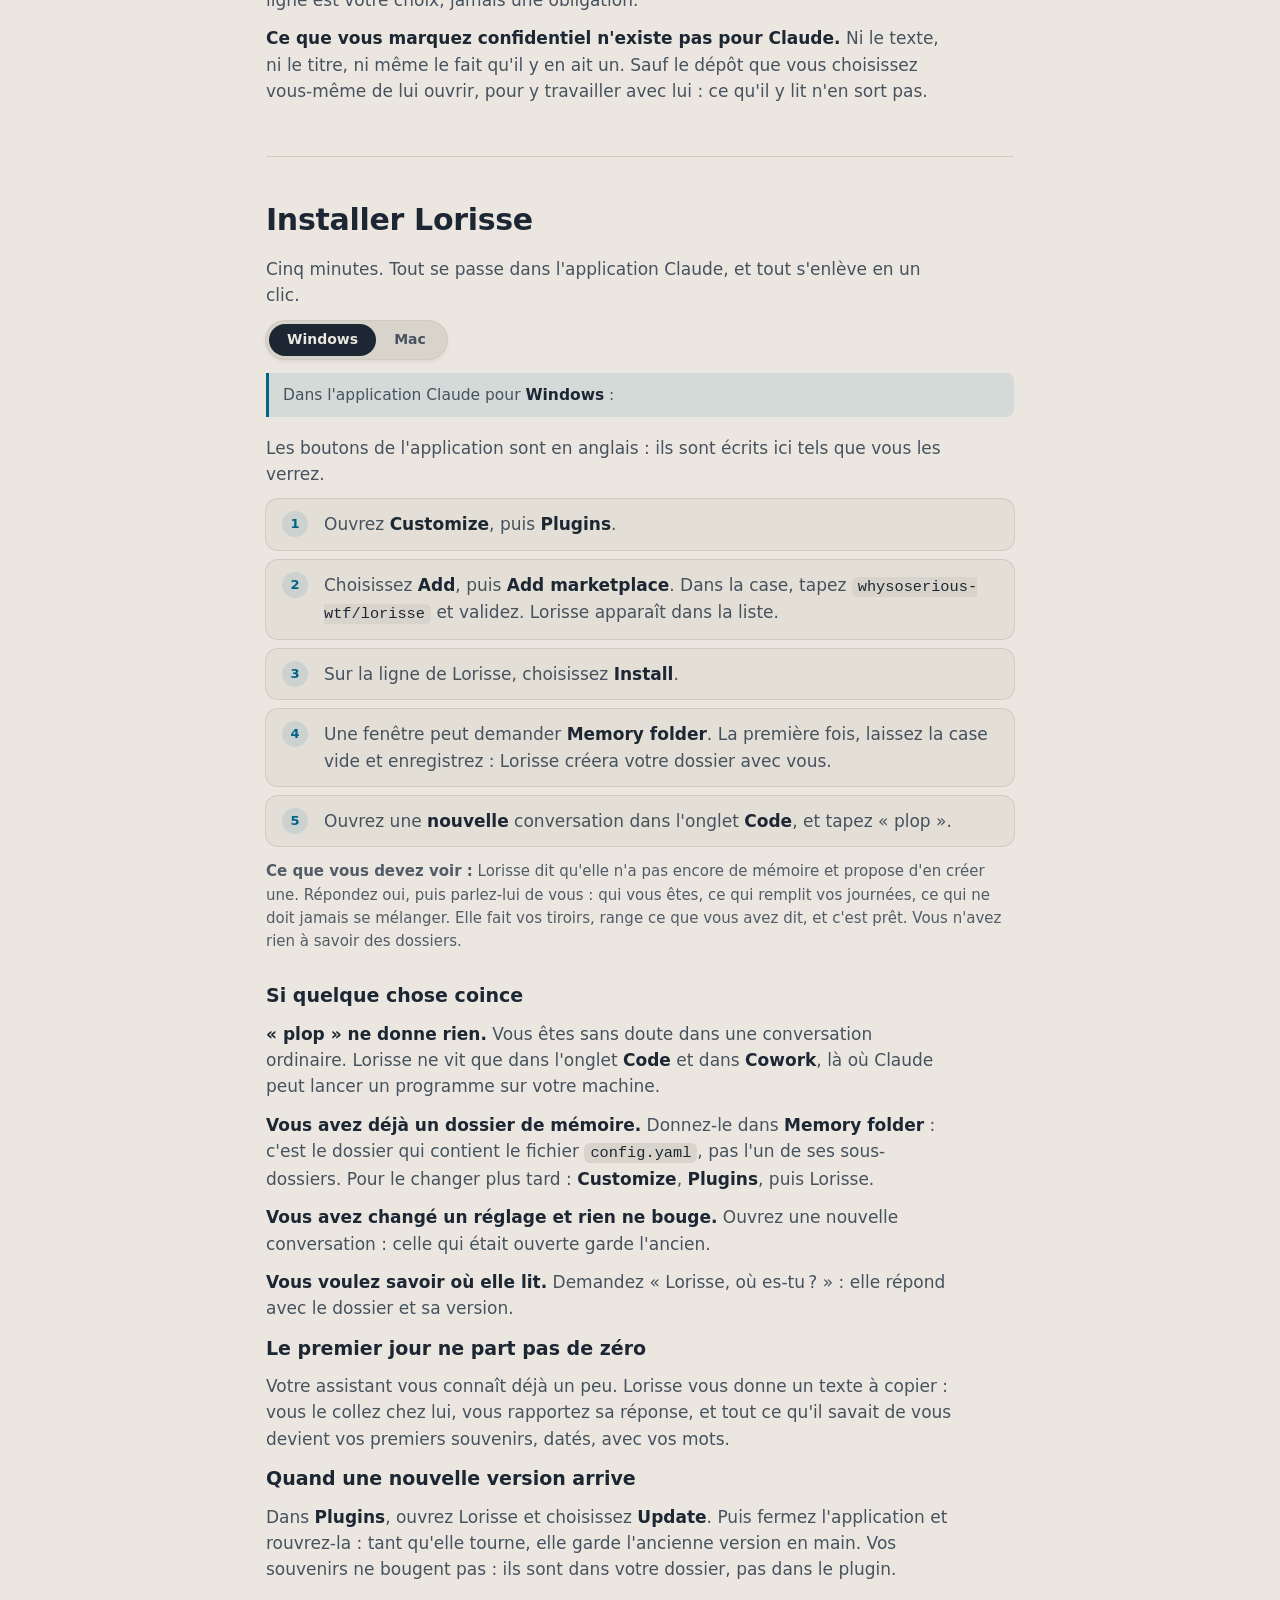
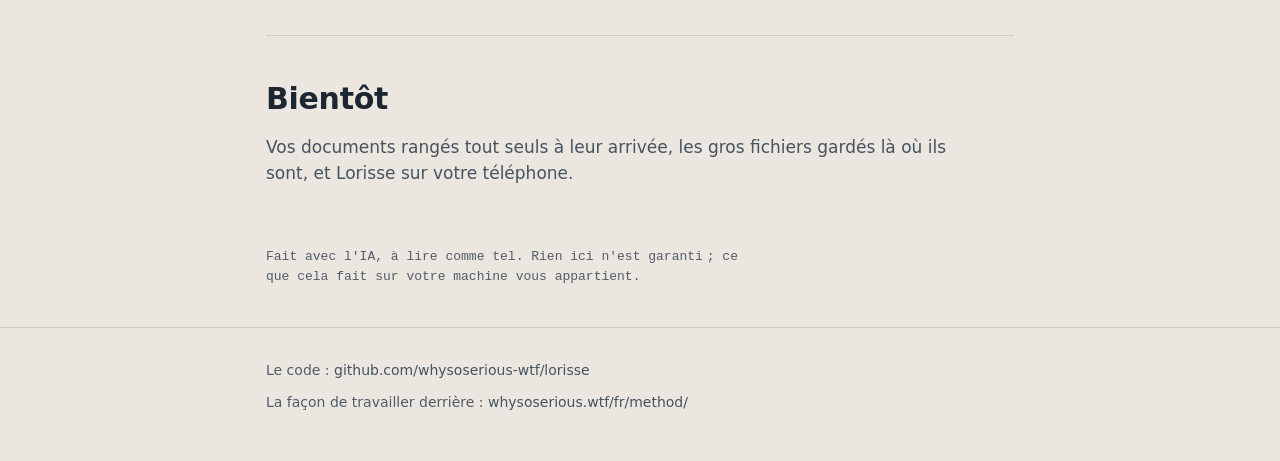
<file: fr/index.html>
<!doctype html>
<html lang="fr">
<head>
<meta charset="utf-8">
<meta name="viewport" content="width=device-width, initial-scale=1">
<title>Lorisse</title>
<meta http-equiv="refresh" content="0; url=../">
<link rel="canonical" href="../">
</head>
<body>
<p><a href="../">Lorisse</a></p>
</body>
</html>
</file>
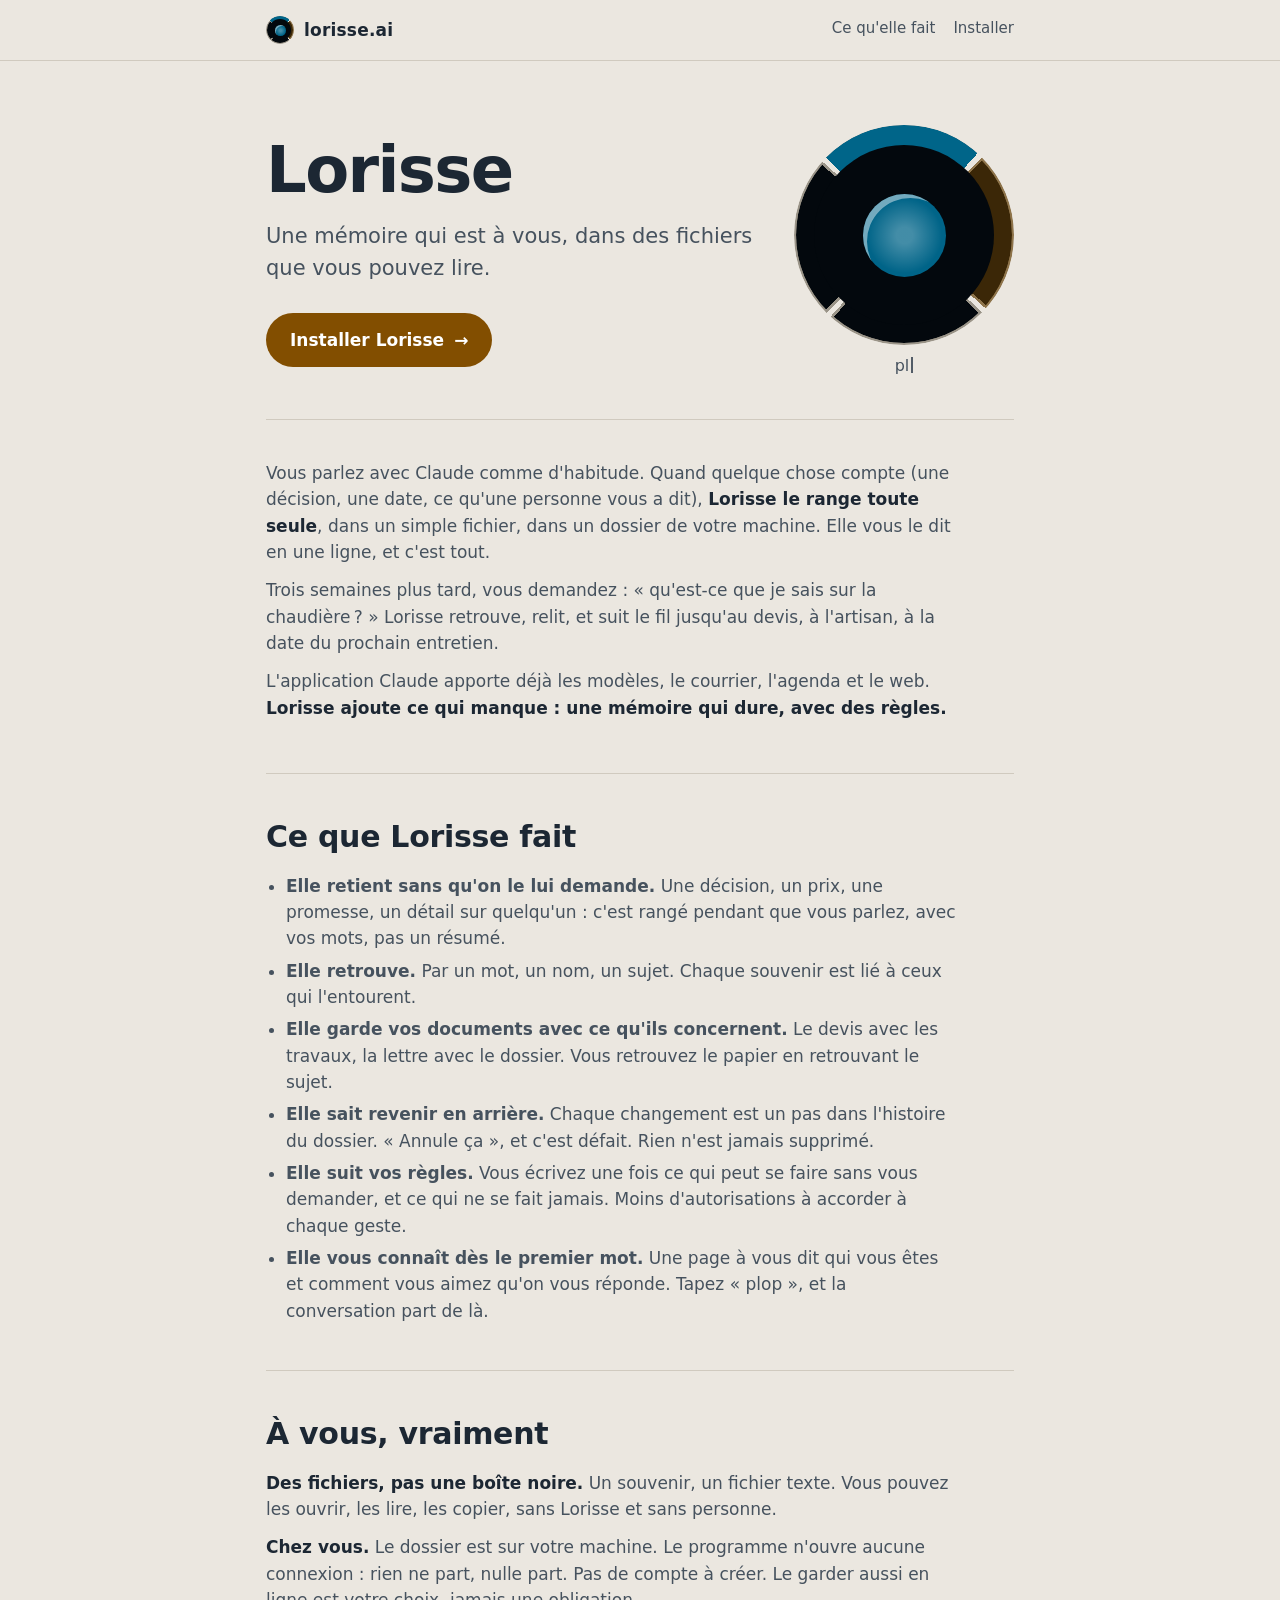
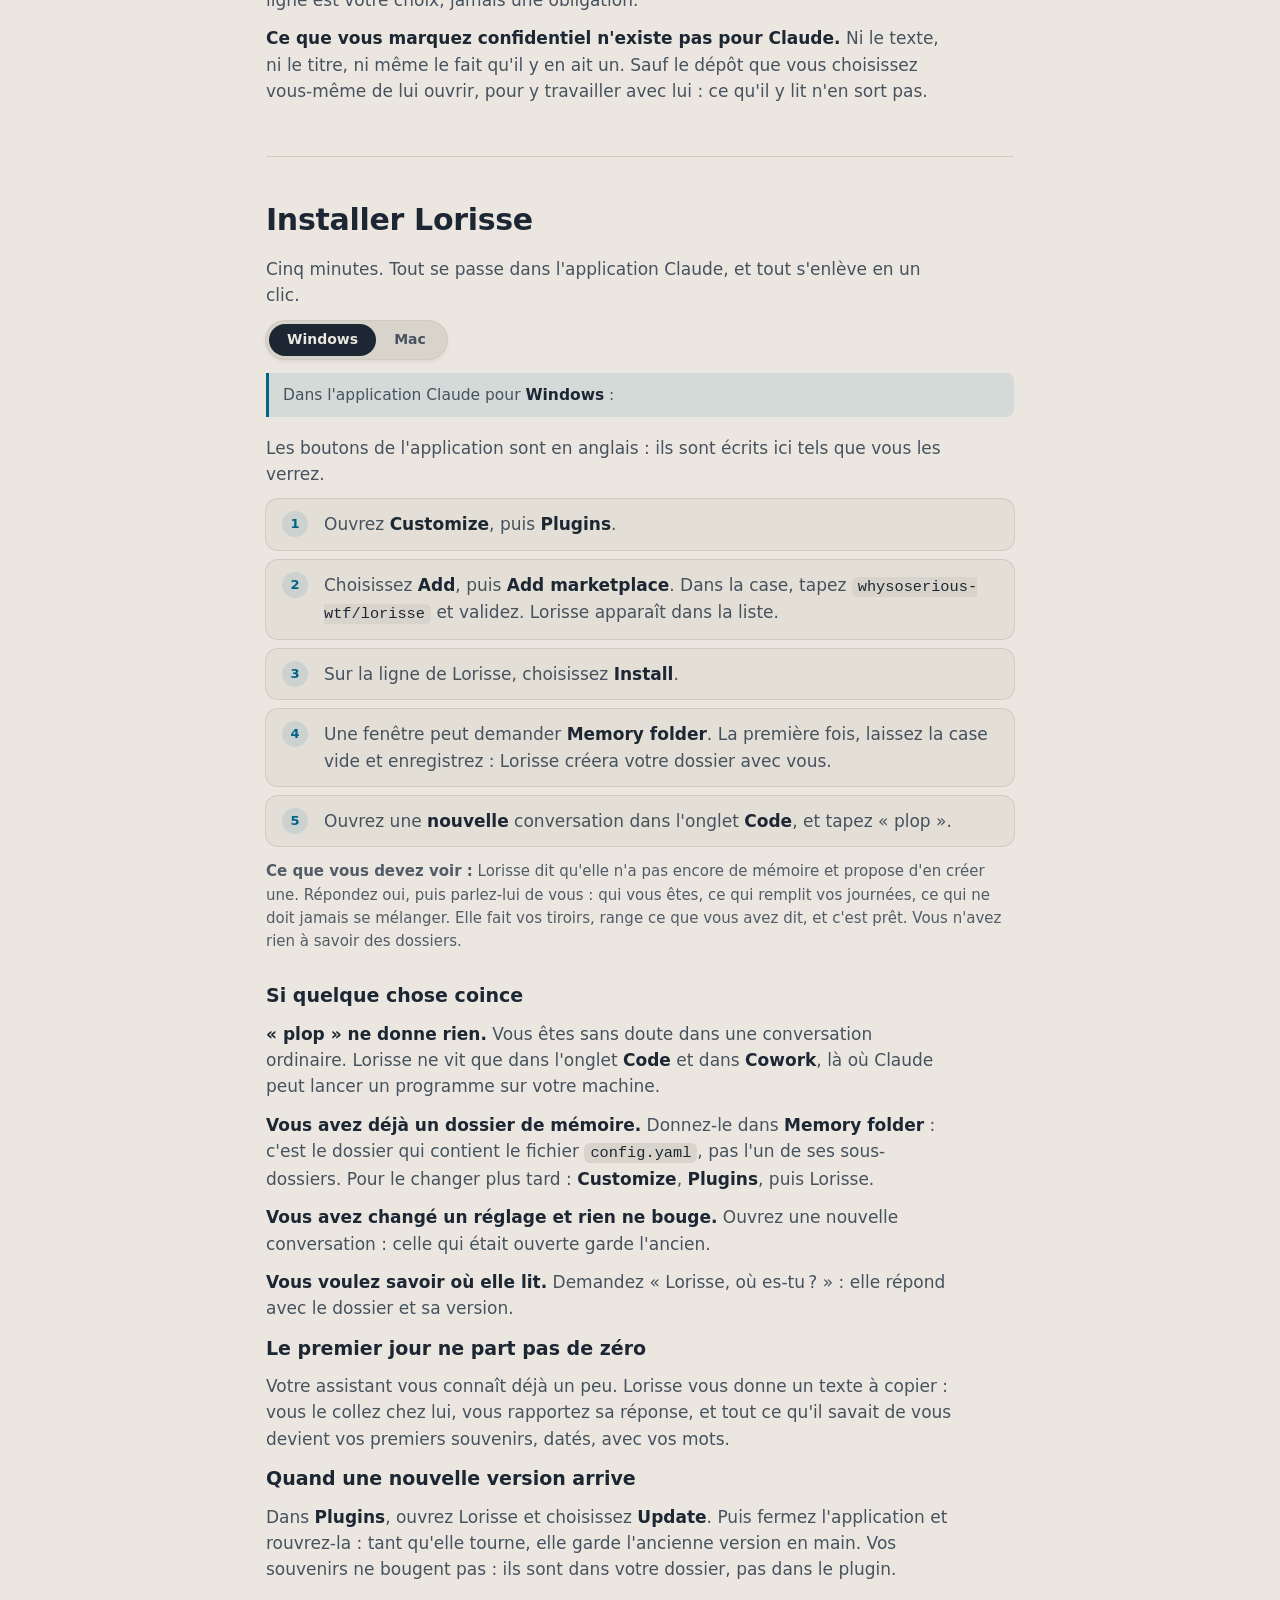
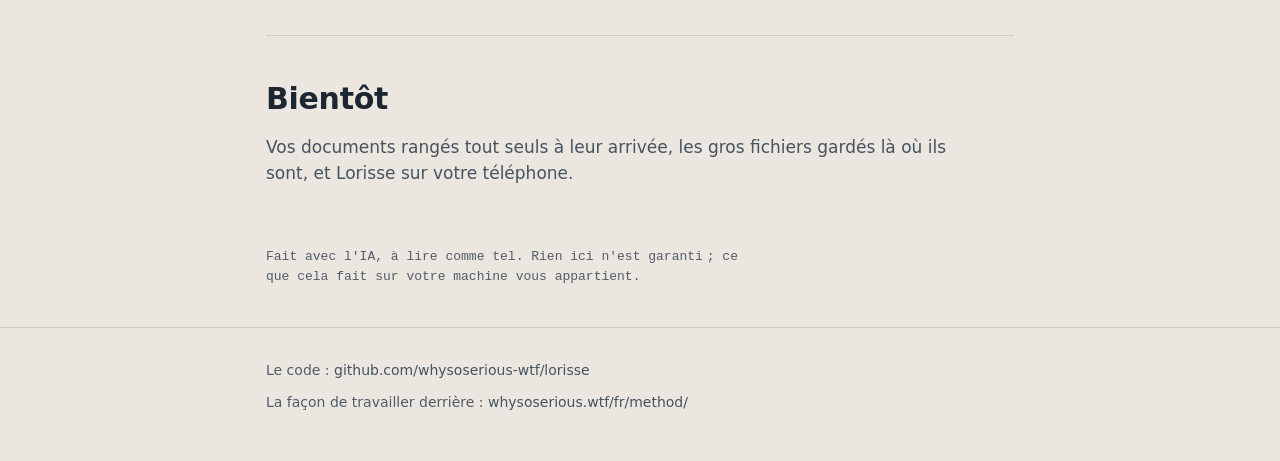
<file: install/index.html>
<!doctype html>
<html lang="fr">
<head>
<meta charset="utf-8">
<meta name="viewport" content="width=device-width, initial-scale=1">
<title>Installer Lorisse</title>
<meta http-equiv="refresh" content="0; url=../#installer">
<link rel="canonical" href="../">
</head>
<body>
<p><a href="../#installer">Installer Lorisse</a></p>
</body>
</html>
</file>
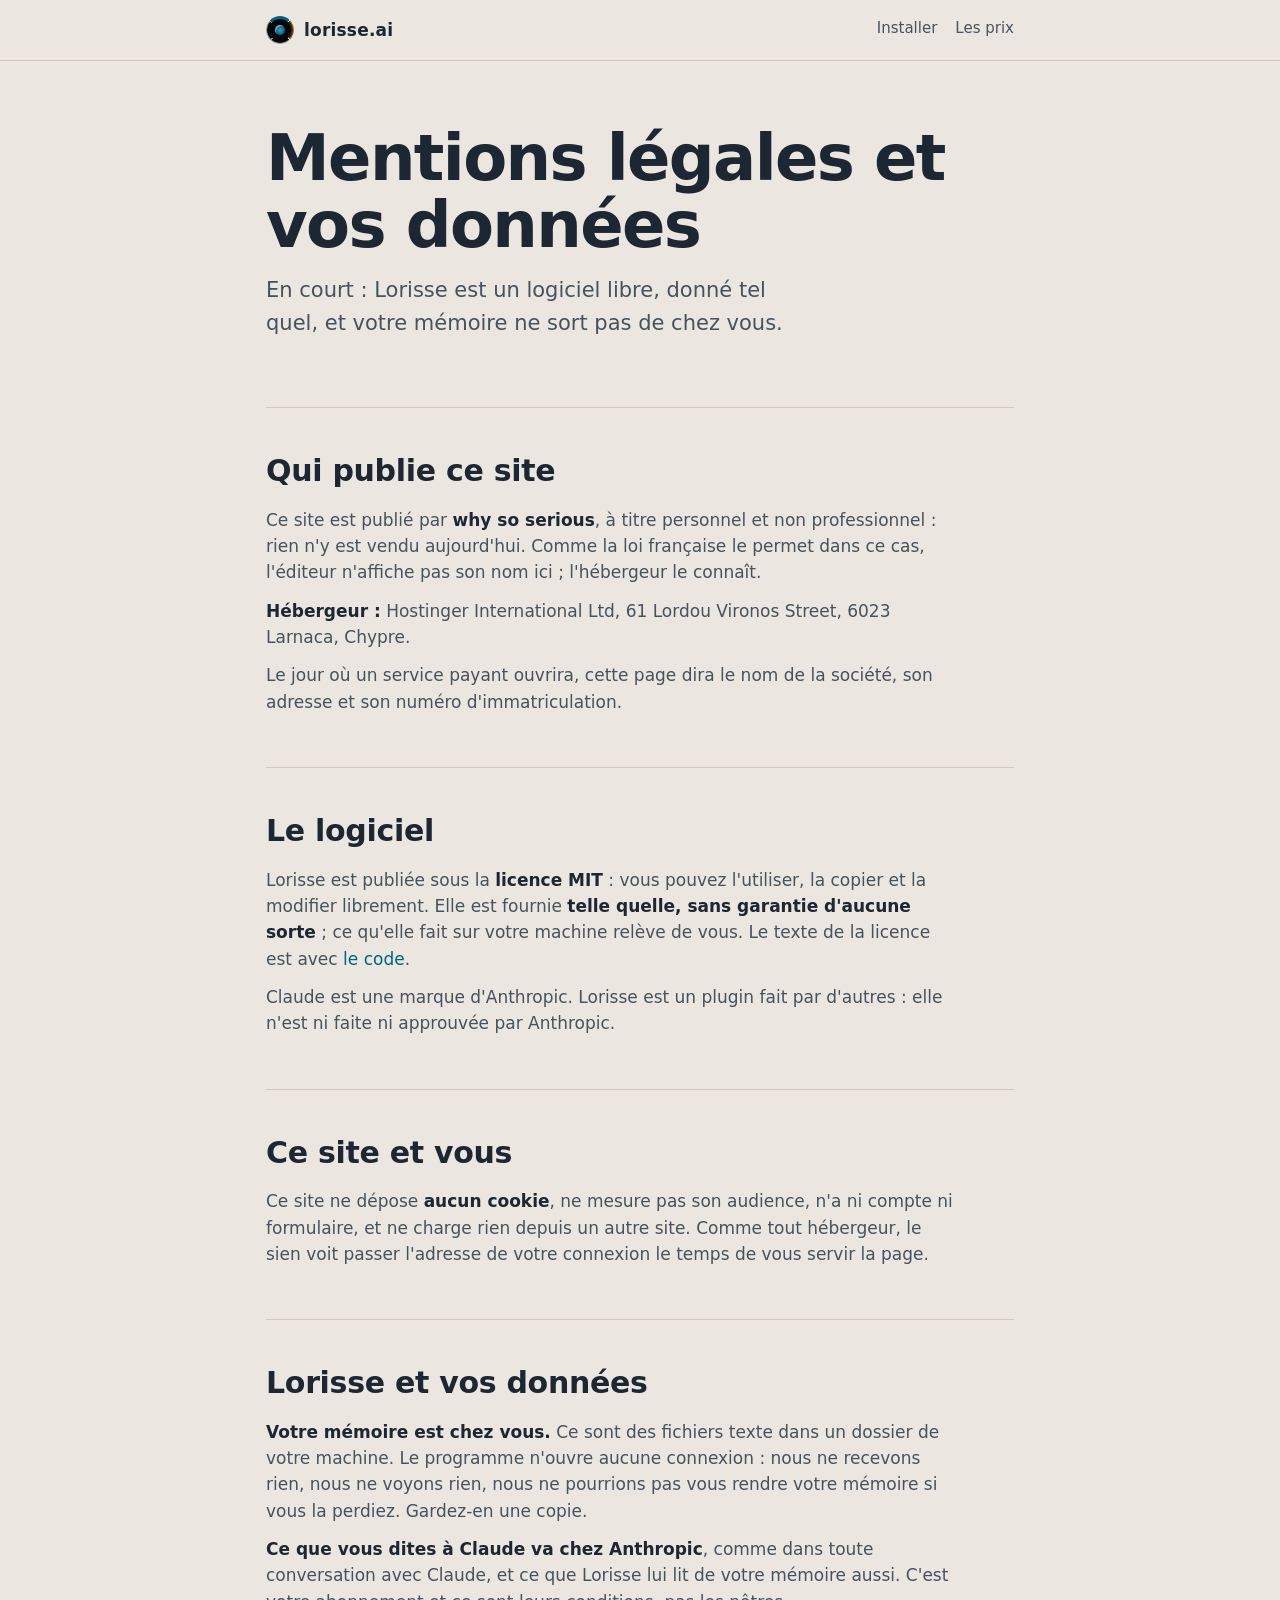
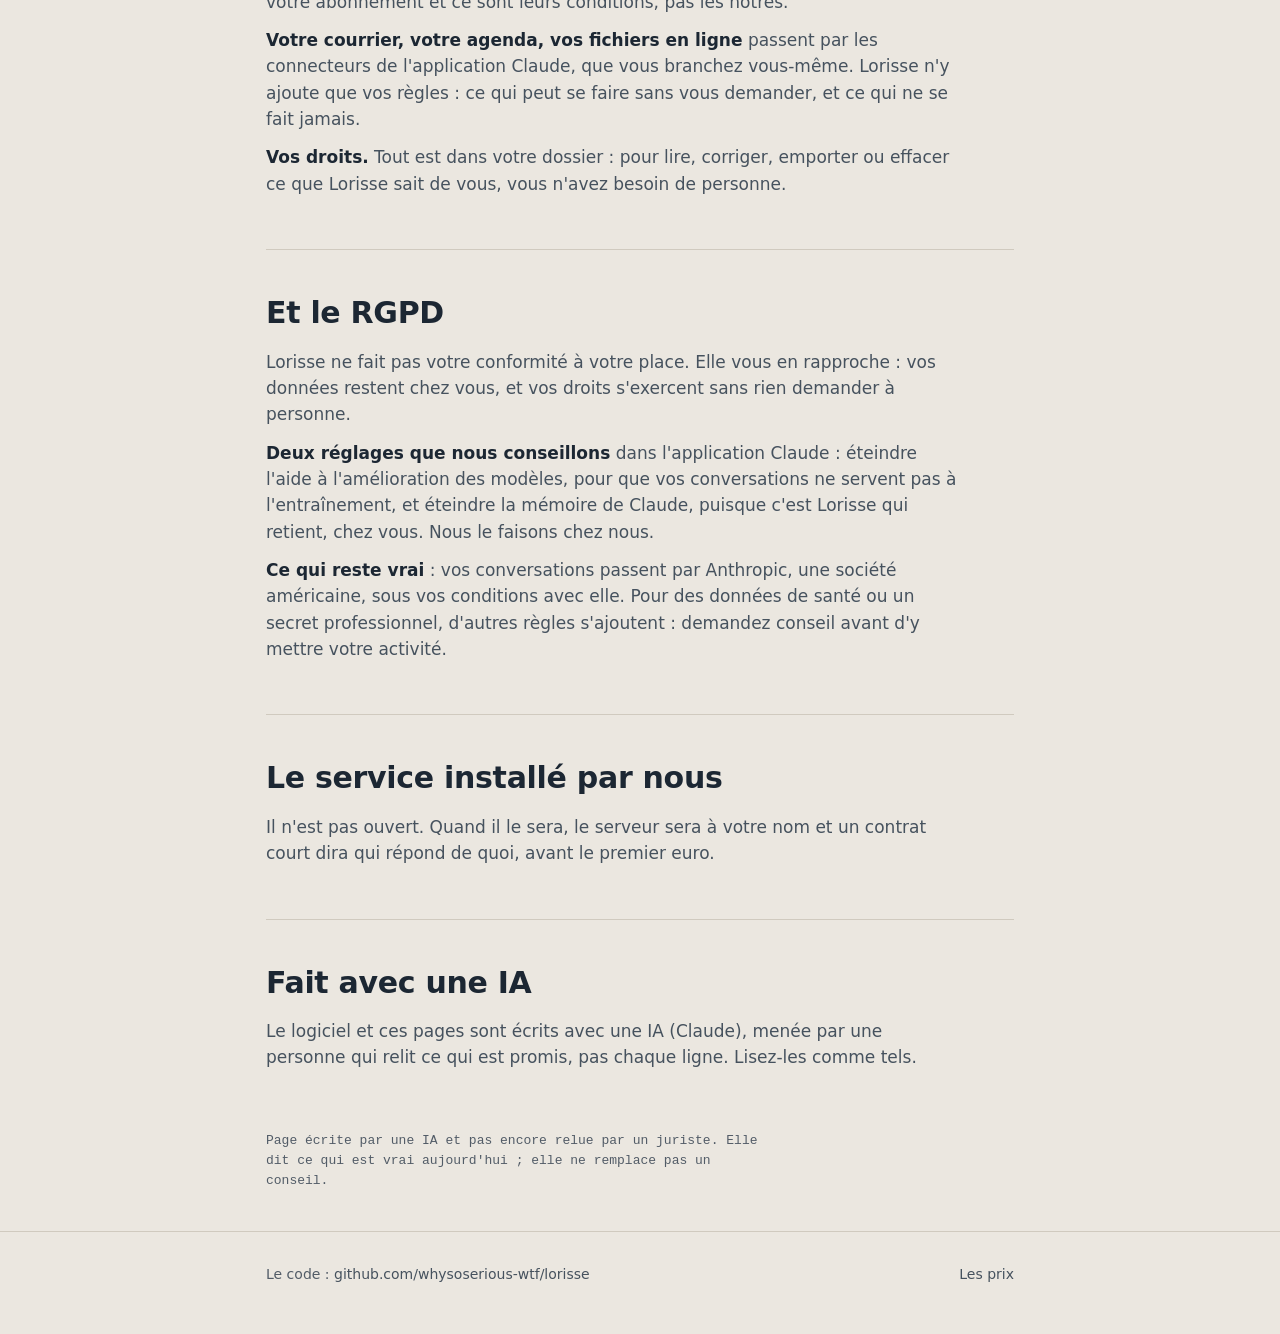
<file: dev/legal/index.html>
<!doctype html>
<html lang="fr">
<head>
<meta charset="utf-8">
<meta name="viewport" content="width=device-width, initial-scale=1">
<meta name="robots" content="noindex">
<title>Lorisse, mentions légales et vos données</title>
<meta name="description" content="Qui publie ce site, sous quelle licence est Lorisse, et ce que deviennent vos données : elles restent chez vous.">
<meta name="theme-color" content="#07111a" media="(prefers-color-scheme: dark)">
<meta name="theme-color" content="#ebe7e0" media="(prefers-color-scheme: light)">
<link rel="stylesheet" href="../../style.css">
</head>
<body>
<header>
  <div class="wrap nav">
    <a class="brand" href="../"><span class="cb-eye" aria-hidden="true"><span class="cb-eye-off"></span><span class="cb-eye-off-in"></span><span class="cb-eye-q cb-eye-q--1"></span><span class="cb-eye-q cb-eye-q--2"></span><span class="cb-eye-core"><span class="cb-eye-pupil"><span class="cb-eye-inner"></span></span></span></span> lorisse.ai</a>
    <nav aria-label="Les pages">
      <a href="../#installer">Installer</a>
      <a href="../prix/">Les prix</a>
    </nav>
  </div>
</header>

<main class="wrap">
  <div class="hero">
    <h1>Mentions légales et vos données</h1>
    <p class="lede">En court&nbsp;: Lorisse est un logiciel libre, donné tel quel, et votre mémoire ne sort pas de chez vous.</p>
  </div>

  <section>
    <h2>Qui publie ce site</h2>
    <p class="body">Ce site est publié par <b>why so serious</b>, à titre personnel et non professionnel&nbsp;: rien n'y est vendu aujourd'hui. Comme la loi française le permet dans ce cas, l'éditeur n'affiche pas son nom ici&nbsp;; l'hébergeur le connaît.</p>
    <p class="body"><b>Hébergeur&nbsp;:</b> Hostinger International Ltd, 61 Lordou Vironos Street, 6023 Larnaca, Chypre.</p>
    <p class="body">Le jour où un service payant ouvrira, cette page dira le nom de la société, son adresse et son numéro d'immatriculation.</p>
  </section>

  <section>
    <h2>Le logiciel</h2>
    <p class="body">Lorisse est publiée sous la <b>licence MIT</b>&nbsp;: vous pouvez l'utiliser, la copier et la modifier librement. Elle est fournie <b>telle quelle, sans garantie d'aucune sorte</b>&nbsp;; ce qu'elle fait sur votre machine relève de vous. Le texte de la licence est avec <a href="https://github.com/whysoserious-wtf/lorisse">le code</a>.</p>
    <p class="body">Claude est une marque d'Anthropic. Lorisse est un plugin fait par d'autres&nbsp;: elle n'est ni faite ni approuvée par Anthropic.</p>
  </section>

  <section>
    <h2>Ce site et vous</h2>
    <p class="body">Ce site ne dépose <b>aucun cookie</b>, ne mesure pas son audience, n'a ni compte ni formulaire, et ne charge rien depuis un autre site. Comme tout hébergeur, le sien voit passer l'adresse de votre connexion le temps de vous servir la page.</p>
  </section>

  <section>
    <h2>Lorisse et vos données</h2>
    <p class="body"><b>Votre mémoire est chez vous.</b> Ce sont des fichiers texte dans un dossier de votre machine. Le programme n'ouvre aucune connexion&nbsp;: nous ne recevons rien, nous ne voyons rien, nous ne pourrions pas vous rendre votre mémoire si vous la perdiez. Gardez-en une copie.</p>
    <p class="body"><b>Ce que vous dites à Claude va chez Anthropic</b>, comme dans toute conversation avec Claude, et ce que Lorisse lui lit de votre mémoire aussi. C'est votre abonnement et ce sont leurs conditions, pas les nôtres.</p>
    <p class="body"><b>Votre courrier, votre agenda, vos fichiers en ligne</b> passent par les connecteurs de l'application Claude, que vous branchez vous-même. Lorisse n'y ajoute que vos règles&nbsp;: ce qui peut se faire sans vous demander, et ce qui ne se fait jamais.</p>
    <p class="body"><b>Vos droits.</b> Tout est dans votre dossier&nbsp;: pour lire, corriger, emporter ou effacer ce que Lorisse sait de vous, vous n'avez besoin de personne.</p>
  </section>

  <section>
    <h2>Et le RGPD</h2>
    <p class="body">Lorisse ne fait pas votre conformité à votre place. Elle vous en rapproche&nbsp;: vos données restent chez vous, et vos droits s'exercent sans rien demander à personne.</p>
    <p class="body"><b>Deux réglages que nous conseillons</b> dans l'application Claude&nbsp;: éteindre l'aide à l'amélioration des modèles, pour que vos conversations ne servent pas à l'entraînement, et éteindre la mémoire de Claude, puisque c'est Lorisse qui retient, chez vous. Nous le faisons chez nous.</p>
    <p class="body"><b>Ce qui reste vrai</b>&nbsp;: vos conversations passent par Anthropic, une société américaine, sous vos conditions avec elle. Pour des données de santé ou un secret professionnel, d'autres règles s'ajoutent&nbsp;: demandez conseil avant d'y mettre votre activité.</p>
  </section>

  <section>
    <h2>Le service installé par nous</h2>
    <p class="body">Il n'est pas ouvert. Quand il le sera, le serveur sera à votre nom et un contrat court dira qui répond de quoi, avant le premier euro.</p>
  </section>

  <section>
    <h2>Fait avec une IA</h2>
    <p class="body">Le logiciel et ces pages sont écrits avec une IA (Claude), menée par une personne qui relit ce qui est promis, pas chaque ligne. Lisez-les comme tels.</p>
  </section>

  <p class="made">Page écrite par une IA et pas encore relue par un juriste. Elle dit ce qui est vrai aujourd'hui&nbsp;; elle ne remplace pas un conseil.</p>
</main>

<footer>
  <div class="wrap row">
    <span>Le code&nbsp;: <a href="https://github.com/whysoserious-wtf/lorisse">github.com/whysoserious-wtf/lorisse</a></span>
    <span><a href="../prix/">Les prix</a></span>
  </div>
</footer>
</body>
</html>
</file>
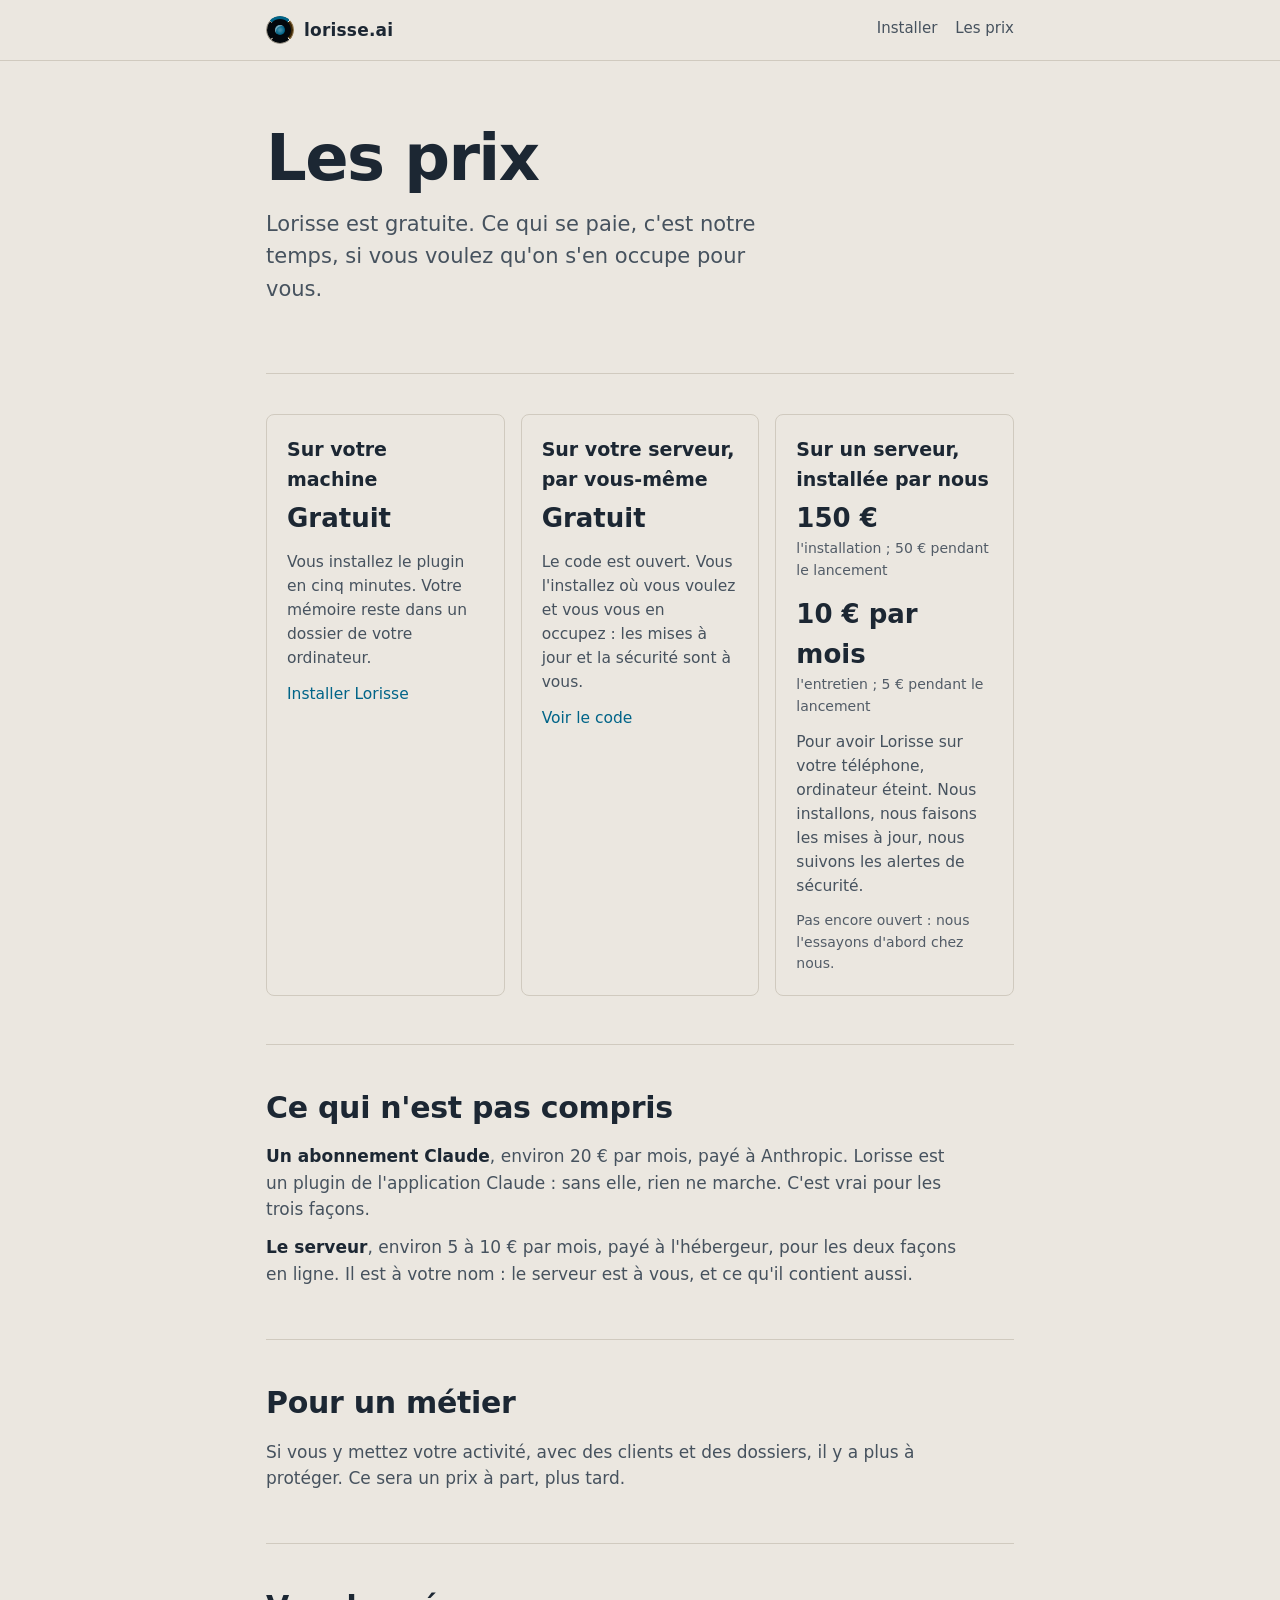
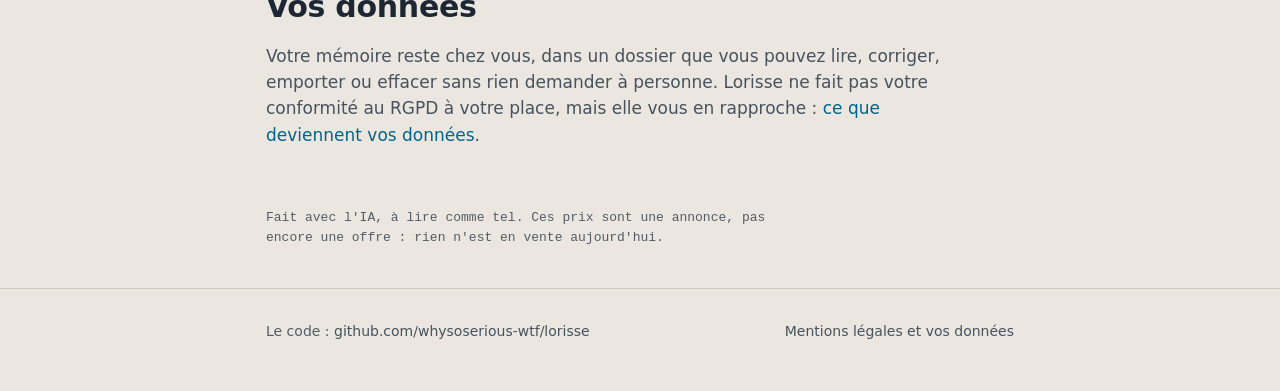
<file: dev/prix/index.html>
<!doctype html>
<html lang="fr">
<head>
<meta charset="utf-8">
<meta name="viewport" content="width=device-width, initial-scale=1">
<meta name="robots" content="noindex">
<title>Lorisse, les prix</title>
<meta name="description" content="Lorisse est gratuite. Ce qui se paie, c'est notre temps, si vous voulez qu'on l'installe et qu'on l'entretienne pour vous.">
<meta name="theme-color" content="#07111a" media="(prefers-color-scheme: dark)">
<meta name="theme-color" content="#ebe7e0" media="(prefers-color-scheme: light)">
<link rel="stylesheet" href="../../style.css">
<style>
  /* three ways to have Lorisse, side by side on a wide screen, stacked on a phone */
  .ways { display: grid; grid-template-columns: repeat(3, minmax(0, 1fr)); gap: 16px; margin: 0 0 8px; }
  .way { padding: 20px; border: 1px solid var(--cb-line); border-radius: var(--cb-radius-sm); }
  .way h3 { margin: 0 0 4px; }
  .way .price { margin: 0 0 12px; font-size: 26px; font-weight: 800; color: var(--cb-ink); }
  .way .price small { display: block; font-size: 14px; font-weight: 400; color: var(--cb-ink-3); }
  .way p.body { font-size: 15.5px; }
  .way .soon { margin: 12px 0 0; font-size: 14px; color: var(--cb-ink-3); }
  @media (max-width: 820px) { .ways { grid-template-columns: 1fr; } }
</style>
</head>
<body>
<header>
  <div class="wrap nav">
    <a class="brand" href="../"><span class="cb-eye" aria-hidden="true"><span class="cb-eye-off"></span><span class="cb-eye-off-in"></span><span class="cb-eye-q cb-eye-q--1"></span><span class="cb-eye-q cb-eye-q--2"></span><span class="cb-eye-core"><span class="cb-eye-pupil"><span class="cb-eye-inner"></span></span></span></span> lorisse.ai</a>
    <nav aria-label="Les pages">
      <a href="../#installer">Installer</a>
      <a href="./">Les prix</a>
    </nav>
  </div>
</header>

<main class="wrap">
  <div class="hero">
    <h1>Les prix</h1>
    <p class="lede">Lorisse est gratuite. Ce qui se paie, c'est notre temps, si vous voulez qu'on s'en occupe pour vous.</p>
  </div>

  <section>
    <div class="ways">
      <div class="way">
        <h3>Sur votre machine</h3>
        <p class="price">Gratuit</p>
        <p class="body">Vous installez le plugin en cinq minutes. Votre mémoire reste dans un dossier de votre ordinateur.</p>
        <p class="body"><a href="../#installer">Installer Lorisse</a></p>
      </div>
      <div class="way">
        <h3>Sur votre serveur, par vous-même</h3>
        <p class="price">Gratuit</p>
        <p class="body">Le code est ouvert. Vous l'installez où vous voulez et vous vous en occupez&nbsp;: les mises à jour et la sécurité sont à vous.</p>
        <p class="body"><a href="https://github.com/whysoserious-wtf/lorisse">Voir le code</a></p>
      </div>
      <div class="way">
        <h3>Sur un serveur, installée par nous</h3>
        <p class="price">150&nbsp;€ <small>l'installation&nbsp;; 50&nbsp;€ pendant le lancement</small></p>
        <p class="price">10&nbsp;€ par mois <small>l'entretien&nbsp;; 5&nbsp;€ pendant le lancement</small></p>
        <p class="body">Pour avoir Lorisse sur votre téléphone, ordinateur éteint. Nous installons, nous faisons les mises à jour, nous suivons les alertes de sécurité.</p>
        <p class="soon">Pas encore ouvert&nbsp;: nous l'essayons d'abord chez nous.</p>
      </div>
    </div>
  </section>

  <section>
    <h2>Ce qui n'est pas compris</h2>
    <p class="body"><b>Un abonnement Claude</b>, environ 20&nbsp;€ par mois, payé à Anthropic. Lorisse est un plugin de l'application Claude&nbsp;: sans elle, rien ne marche. C'est vrai pour les trois façons.</p>
    <p class="body"><b>Le serveur</b>, environ 5 à 10&nbsp;€ par mois, payé à l'hébergeur, pour les deux façons en ligne. Il est à votre nom&nbsp;: le serveur est à vous, et ce qu'il contient aussi.</p>
  </section>

  <section>
    <h2>Pour un métier</h2>
    <p class="body">Si vous y mettez votre activité, avec des clients et des dossiers, il y a plus à protéger. Ce sera un prix à part, plus tard.</p>
  </section>

  <section>
    <h2>Vos données</h2>
    <p class="body">Votre mémoire reste chez vous, dans un dossier que vous pouvez lire, corriger, emporter ou effacer sans rien demander à personne. Lorisse ne fait pas votre conformité au RGPD à votre place, mais elle vous en rapproche&nbsp;: <a href="../legal/">ce que deviennent vos données</a>.</p>
  </section>

  <p class="made">Fait avec l'IA, à lire comme tel. Ces prix sont une annonce, pas encore une offre&nbsp;: rien n'est en vente aujourd'hui.</p>
</main>

<footer>
  <div class="wrap row">
    <span>Le code&nbsp;: <a href="https://github.com/whysoserious-wtf/lorisse">github.com/whysoserious-wtf/lorisse</a></span>
    <span><a href="../legal/">Mentions légales et vos données</a></span>
  </div>
</footer>
</body>
</html>
</file>
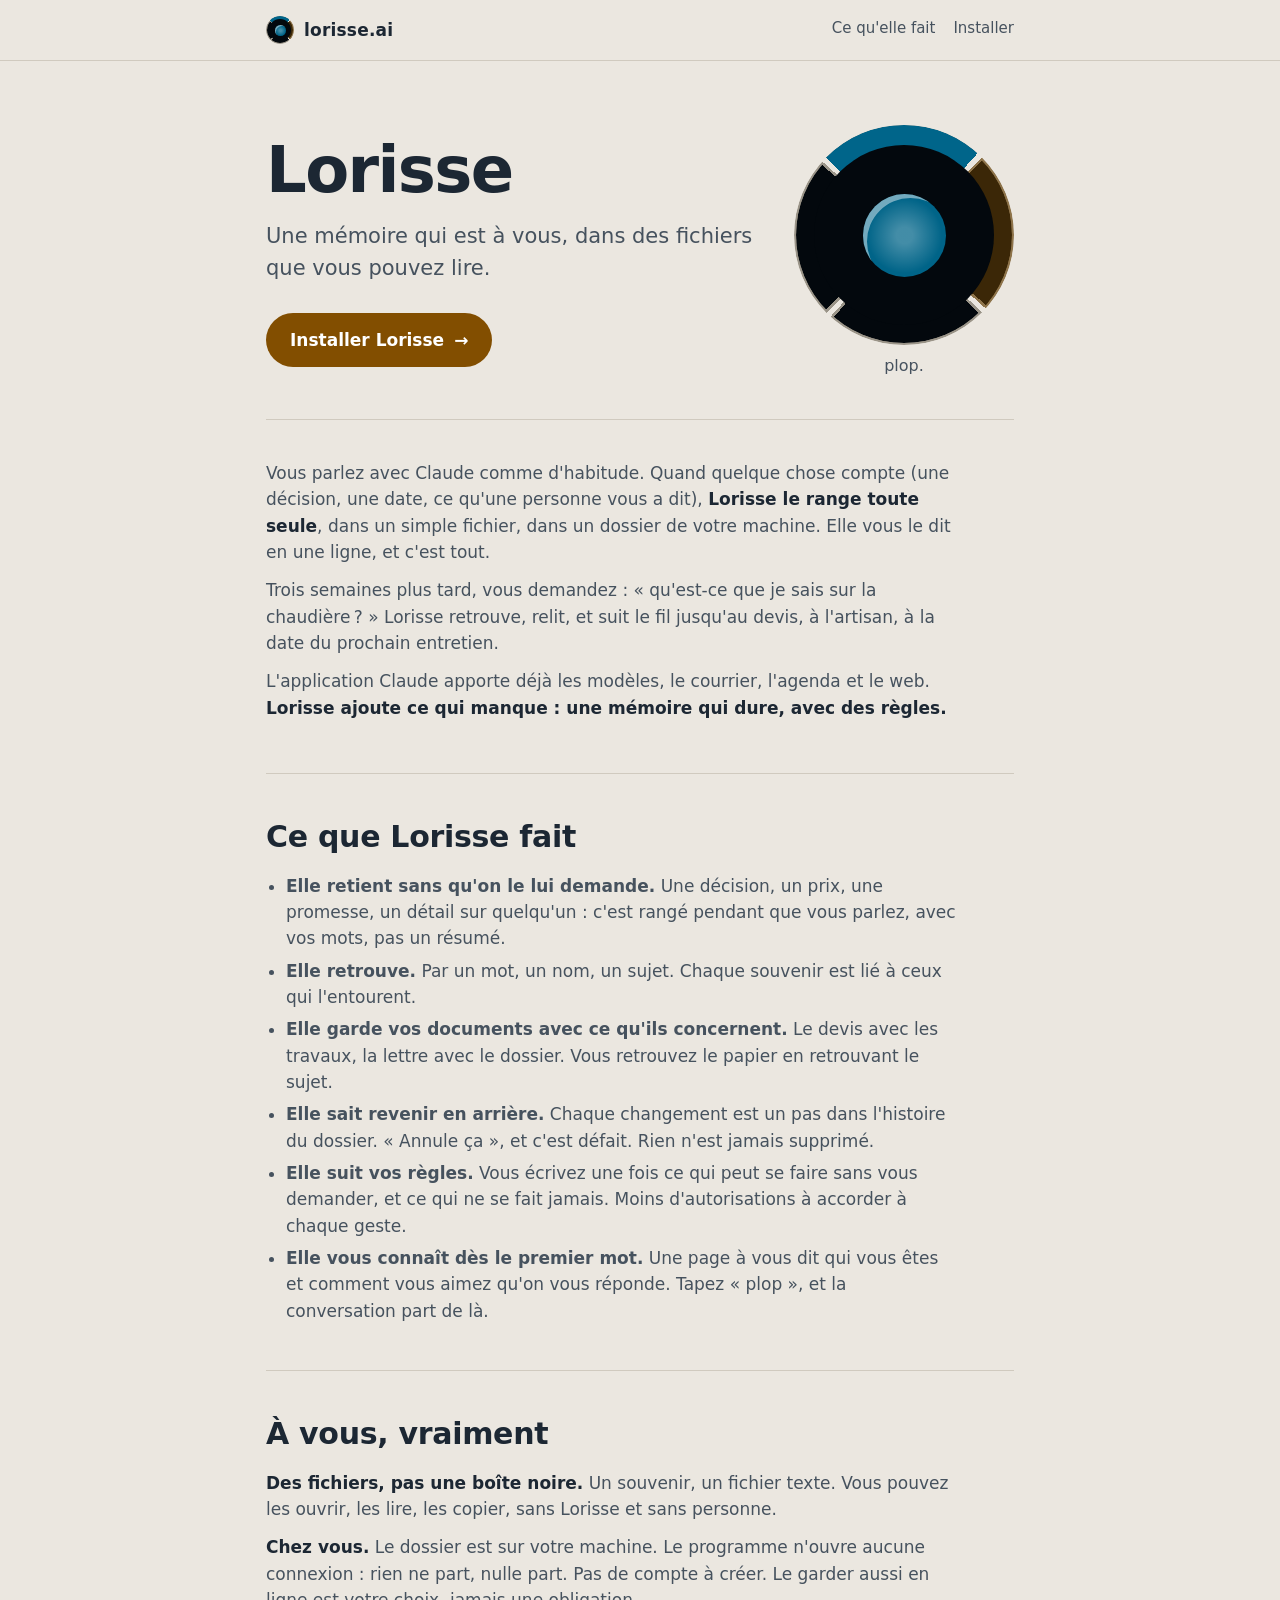
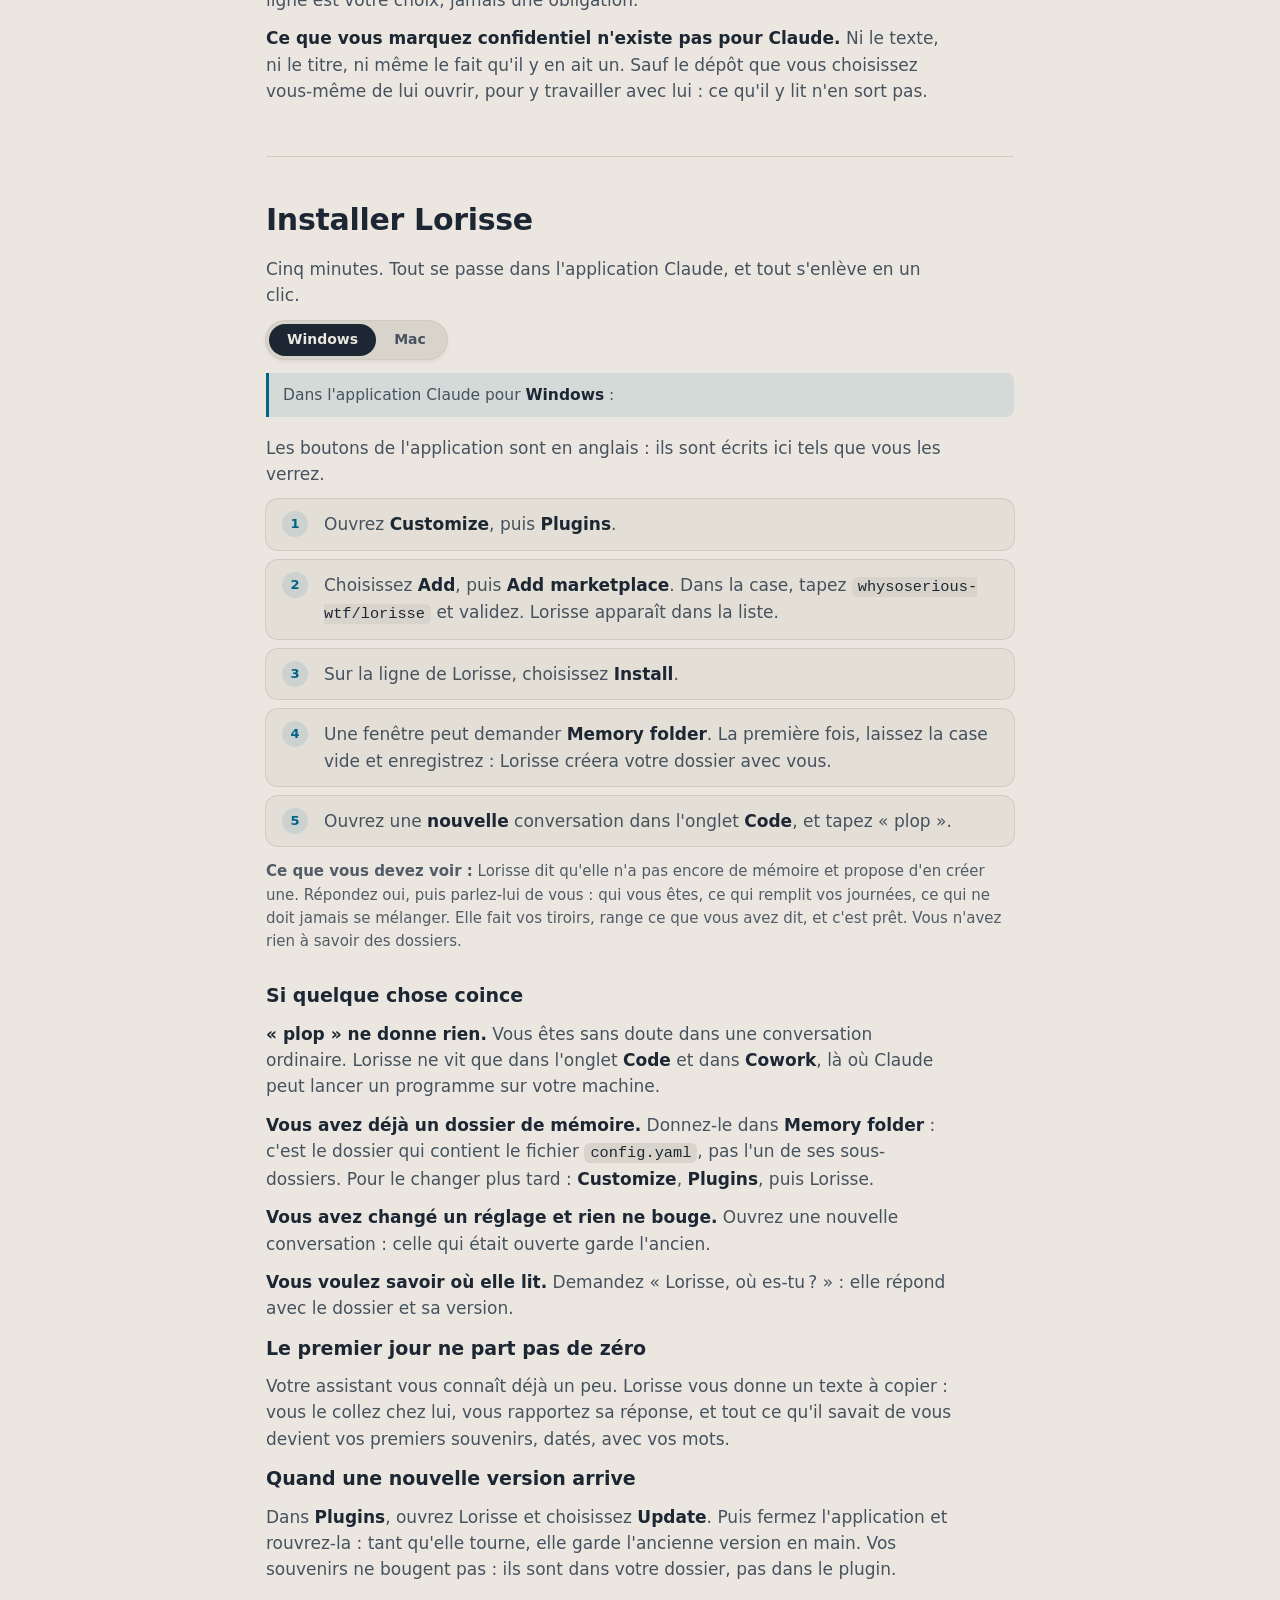
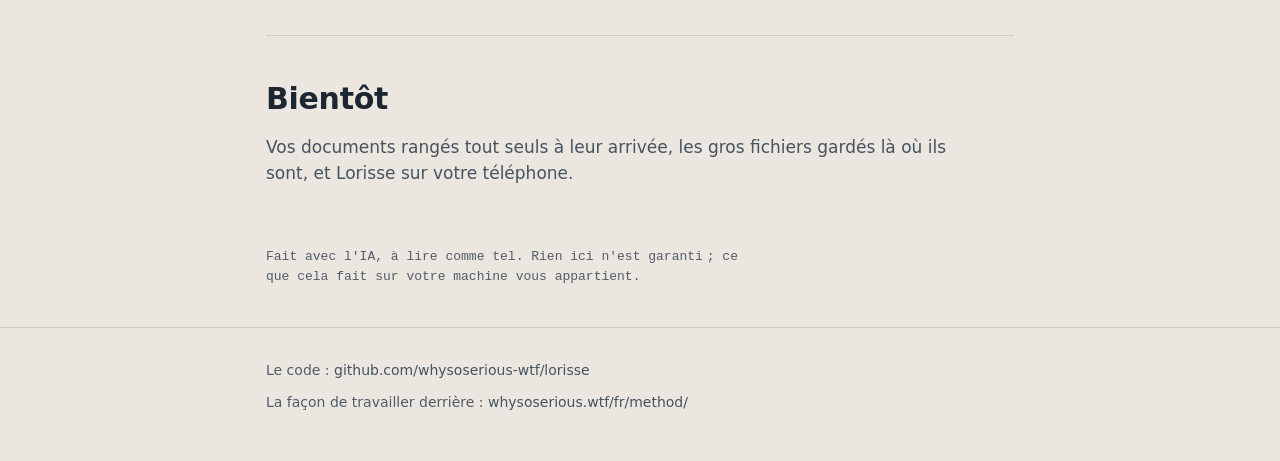
<file: fr/install/index.html>
<!doctype html>
<html lang="fr">
<head>
<meta charset="utf-8">
<meta name="viewport" content="width=device-width, initial-scale=1">
<title>Installer Lorisse</title>
<meta http-equiv="refresh" content="0; url=../../#installer">
<link rel="canonical" href="../../">
</head>
<body>
<p><a href="../../#installer">Installer Lorisse</a></p>
</body>
</html>
</file>
<file: style.css>
/* lorisse.ai: one stylesheet for every page.
   The tokens of Lorisse's look: dark on :root, light by the system below; no colour outside these two blocks.
   Nothing is loaded from another host: the fonts are the system's own. */
:root {
  color-scheme: dark;
  --cb-bg: #07111a; --cb-surface: #0d1a26; --cb-surface-2: #13222f;
  --cb-line: #1a2b3b; --cb-line-2: #2f4558;
  --cb-ink: #e6f1fa; --cb-ink-2: #9fb4c6; --cb-ink-3: #6a8296; --cb-on-accent: #07111a;
  --cb-blue: #4cc9f0; --cb-orange: #ffb703; --cb-orange-hi: #ffcb47; --cb-pink: #ff5c8a; --cb-green: #3ddc97;
  --cb-blue-soft: rgba(76, 201, 240, .14); --cb-orange-soft: rgba(255, 183, 3, .14);
  --cb-eye-core: #03080d; --cb-eye-light: rgba(255, 255, 255, .75); --cb-eye-rim: rgba(255, 255, 255, .45); --cb-eye-off: var(--cb-line-2);
  --cb-font-app: system-ui, -apple-system, "Segoe UI", Roboto, sans-serif;
  --cb-font-mono: ui-monospace, Consolas, "Courier New", monospace;
  --cb-radius-sm: 8px; --cb-radius-md: 12px; --cb-radius-card: 14px; --cb-radius-pill: 999px;
  --cb-shadow-card: 0 0 0 1px var(--cb-line);
  --cb-focus-ring: 2px solid var(--cb-blue);
  --cb-shadow-seg: 0 0 0 1px var(--cb-line), 0 2px 6px -2px rgba(0, 0, 0, .5);
}
@media (prefers-color-scheme: light) {
  :root {
    color-scheme: light;
    --cb-bg: #ebe7e0; --cb-surface: #e3dfd7; --cb-surface-2: #d9d4cb;
    --cb-line: #d0cabf; --cb-line-2: #9a9488;
    --cb-ink: #1c2733; --cb-ink-2: #46525e; --cb-ink-3: #525c67; --cb-on-accent: #ffffff;
    --cb-blue: #006488; --cb-orange: #824e00; --cb-orange-hi: #9a5c00; --cb-pink: #b5124f; --cb-green: #00704a;
    --cb-blue-soft: rgba(0, 100, 136, .10); --cb-orange-soft: rgba(130, 78, 0, .10);
    --cb-shadow-seg: 0 0 0 1px var(--cb-line), 0 2px 6px -2px rgba(28, 39, 51, .18);
  }
}

* { box-sizing: border-box; }
body { margin: 0; background: var(--cb-bg); color: var(--cb-ink); font-family: var(--cb-font-app);
  font-size: 17px; line-height: 1.55; -webkit-font-smoothing: antialiased; overflow-wrap: anywhere; }
a { color: var(--cb-blue); text-decoration: none; }
a:hover { text-decoration: underline; text-underline-offset: 2px; }
a:focus-visible { outline: var(--cb-focus-ring); outline-offset: 2px; }
.wrap { max-width: 780px; margin: 0 auto; padding: 0 16px; }
code { font-family: var(--cb-font-mono); font-size: .9em; background: var(--cb-surface-2); padding: 1px 6px; border-radius: 6px; color: var(--cb-ink); }

/* the header: the brand and its small eye */
header { border-bottom: 1px solid var(--cb-line); }
.nav { display: flex; align-items: center; justify-content: space-between; min-height: 60px; gap: 10px 16px; flex-wrap: wrap; }
.brand { display: flex; align-items: center; gap: 10px; font-weight: 700; letter-spacing: .2px; color: var(--cb-ink); }
.brand:hover { text-decoration: none; }
.nav nav { display: flex; gap: 8px 18px; font-size: 15px; flex-wrap: wrap; }
.nav nav a { color: var(--cb-ink-2); padding: 2px 0; border-bottom: 2px solid transparent; }
.nav nav a:hover { color: var(--cb-ink); text-decoration: none; }
.nav nav a[aria-current="page"] { color: var(--cb-ink); font-weight: 600; border-bottom-color: var(--cb-blue); }

/* the eye, small: a presence */
.cb-eye { position: relative; display: inline-block; flex: none; width: 28px; height: 28px; border-radius: 50%; vertical-align: middle; }
.cb-eye-off, .cb-eye-off-in, .cb-eye-q { position: absolute; inset: 0; border-radius: 50%; }
.cb-eye-off { background: var(--cb-eye-off); -webkit-mask: conic-gradient(from -45deg, #000 0 87deg, transparent 0 90deg, #000 0 177deg, transparent 0 180deg, #000 0 267deg, transparent 0 270deg, #000 0 357deg, transparent 0); mask: conic-gradient(from -45deg, #000 0 87deg, transparent 0 90deg, #000 0 177deg, transparent 0 180deg, #000 0 267deg, transparent 0 270deg, #000 0 357deg, transparent 0); }
.cb-eye-off-in { inset: 1px; background: var(--cb-eye-core); -webkit-mask: conic-gradient(from -45deg, transparent 0 1.5deg, #000 0 85.5deg, transparent 0 91.5deg, #000 0 175.5deg, transparent 0 181.5deg, #000 0 265.5deg, transparent 0 271.5deg, #000 0 355.5deg, transparent 0); mask: conic-gradient(from -45deg, transparent 0 1.5deg, #000 0 85.5deg, transparent 0 91.5deg, #000 0 175.5deg, transparent 0 181.5deg, #000 0 265.5deg, transparent 0 271.5deg, #000 0 355.5deg, transparent 0); }
.cb-eye-q--1 { background: var(--cb-blue); -webkit-mask: conic-gradient(from -45deg, #000 0 87deg, transparent 0); mask: conic-gradient(from -45deg, #000 0 87deg, transparent 0); animation: cb-eye-lead 2.4s ease-in-out infinite; }
.cb-eye-q--2 { background: var(--cb-orange); opacity: .45; -webkit-mask: conic-gradient(from -45deg, transparent 0 90deg, #000 0 177deg, transparent 0); mask: conic-gradient(from -45deg, transparent 0 90deg, #000 0 177deg, transparent 0); }
.cb-eye-core { position: absolute; inset: 9%; display: flex; align-items: center; justify-content: center; overflow: hidden; border-radius: 50%; background: var(--cb-eye-core); }
.cb-eye-pupil { position: relative; overflow: hidden; border-radius: 50%; width: 46%; height: 46%; background: var(--cb-blue); box-shadow: inset 1.5px 1.5px 0 -.5px var(--cb-eye-rim); animation: cb-eye-blink 5s infinite; }
.cb-eye-inner { position: absolute; inset: 0; border-radius: 50%; background: radial-gradient(circle, var(--cb-eye-light) 0 14%, transparent 64%); opacity: .35; }
@keyframes cb-eye-blink { 0%, 93%, 100% { transform: scaleY(1); } 96% { transform: scaleY(.08); } }
@keyframes cb-eye-lead { 0%, 100% { filter: brightness(1); } 50% { filter: brightness(1.4); } }
@media (prefers-reduced-motion: reduce) { .cb-eye-pupil, .cb-eye-q--1 { animation: none; } }

/* the hero */
.hero { padding: 64px 0 40px; }
@media (max-width: 640px) { .hero { padding-top: 36px; } }
h1 { font-size: clamp(40px, 7vw, 64px); line-height: 1.04; margin: 0 0 16px; letter-spacing: -.025em; font-weight: 800; }
.lede { font-size: 21px; color: var(--cb-ink-2); max-width: 40ch; margin: 0 0 28px; }
.cta { display: inline-flex; align-items: center; gap: 10px; padding: 14px 24px; border-radius: var(--cb-radius-pill); background: var(--cb-orange); color: var(--cb-on-accent); font-weight: 800; font-size: 17px; }
.cta:hover { background: var(--cb-orange-hi); text-decoration: none; }
.cta:focus-visible { outline: var(--cb-focus-ring); outline-offset: 4px; }

/* the sections */
section { padding: 40px 0; border-top: 1px solid var(--cb-line); }
h2 { font-size: clamp(24px, 3.6vw, 30px); letter-spacing: -.01em; margin: 0 0 12px; font-weight: 800; }
h3 { font-size: 19px; margin: 0 0 10px; }
p.body { color: var(--cb-ink-2); margin: 0 0 12px; max-width: 64ch; }
p.body b { color: var(--cb-ink); }
.note { color: var(--cb-ink-2); font-size: 15.5px; margin: 0 0 18px; padding: 10px 14px; border-left: 3px solid var(--cb-blue); background: var(--cb-blue-soft); border-radius: 0 var(--cb-radius-sm) var(--cb-radius-sm) 0; }

/* the steps: a numbered list in cards */
.steps { list-style: none; margin: 0; padding: 0; display: grid; gap: 10px; counter-reset: s; }
.steps li { display: grid; grid-template-columns: 30px minmax(0, 1fr); gap: 12px; align-items: start; padding: 12px 16px; border-radius: var(--cb-radius-md); background: var(--cb-surface); box-shadow: var(--cb-shadow-card); color: var(--cb-ink-2); counter-increment: s; }
.steps li::before { content: counter(s); display: grid; place-items: center; width: 26px; height: 26px; border-radius: 50%; background: var(--cb-blue-soft); color: var(--cb-blue); font-weight: 700; font-size: 13px; }
.steps b { color: var(--cb-ink); }
.steps + h2 { margin-top: 32px; }
.where { color: var(--cb-ink-3); font-size: 15px; margin: -4px 0 12px; }
.steps + .where { margin: 14px 0 0; }
.where + h3 { margin-top: 28px; }

.checks { margin: 0; padding-left: 20px; color: var(--cb-ink-2); max-width: 64ch; }
.checks li { margin-bottom: 6px; }

/* the Windows / Mac switch, in CSS only: without the stylesheet both notes read one under the other */
.os { margin: 0 0 18px; }
.os input { position: absolute; opacity: 0; width: 1px; height: 1px; }
.os .seg { display: inline-flex; padding: 3px; border-radius: var(--cb-radius-pill); background: var(--cb-surface-2); box-shadow: var(--cb-shadow-seg); margin-bottom: 14px; }
.os .seg label { min-height: 32px; display: inline-flex; align-items: center; padding: 4px 18px; border-radius: var(--cb-radius-pill); color: var(--cb-ink-2); font-weight: 600; font-size: 14px; cursor: pointer; }
.os #os-win:checked ~ .seg label[for="os-win"],
.os #os-mac:checked ~ .seg label[for="os-mac"] { background: var(--cb-ink); color: var(--cb-bg); }
.os #os-win:focus-visible ~ .seg label[for="os-win"],
.os #os-mac:focus-visible ~ .seg label[for="os-mac"] { outline: var(--cb-focus-ring); outline-offset: 2px; }
.os .pane { display: none; }
.os #os-win:checked ~ .pane-win, .os #os-mac:checked ~ .pane-mac { display: block; }
.os .pane p { margin: 0; }
.os .pane b { color: var(--cb-ink); }

.back { display: inline-block; margin-top: 8px; font-weight: 600; }
.made { font-family: ui-monospace, "Cascadia Mono", Consolas, monospace; font-size: 13px; color: var(--cb-ink-3); margin: 8px 0 40px; max-width: 64ch; }

footer { padding: 32px 0 48px; border-top: 1px solid var(--cb-line); color: var(--cb-ink-3); font-size: 14px; }
footer .row { display: flex; flex-wrap: wrap; justify-content: space-between; gap: 10px 20px; }
footer a { color: var(--cb-ink-2); }
</file>
